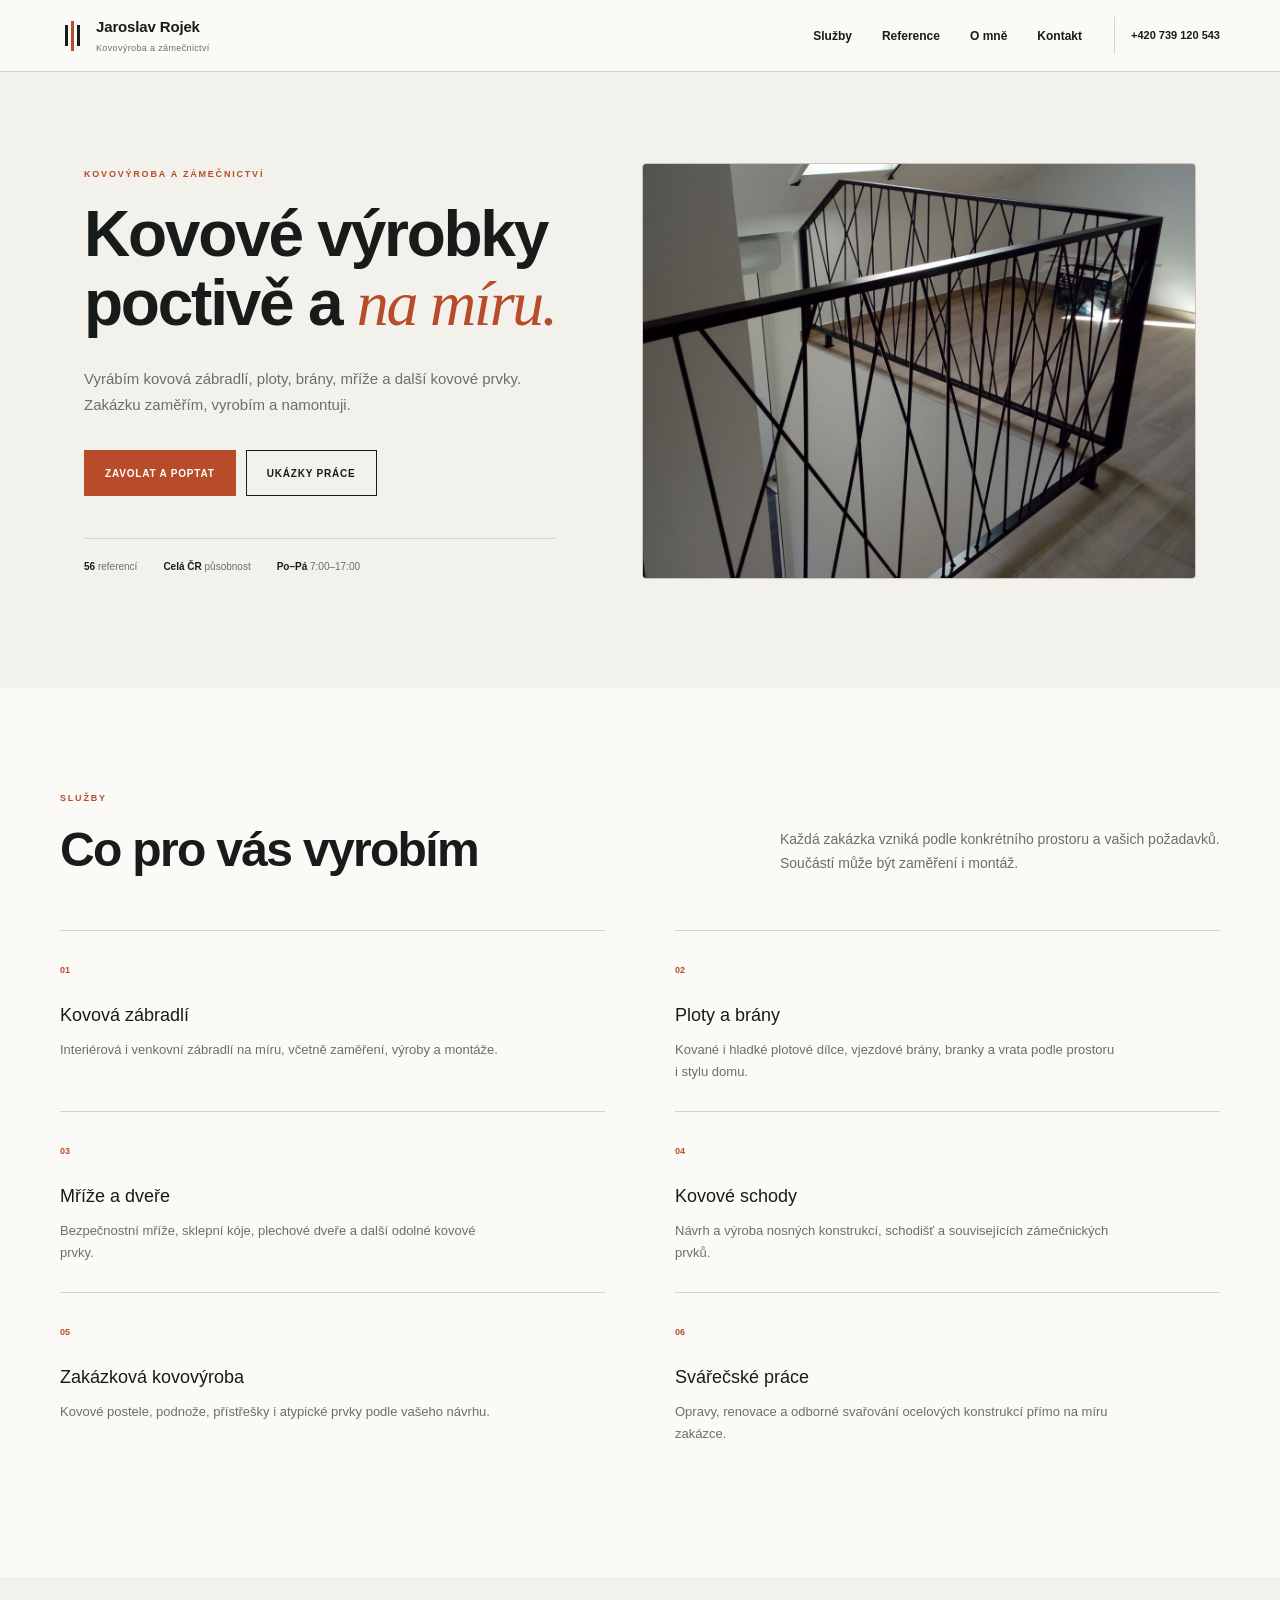
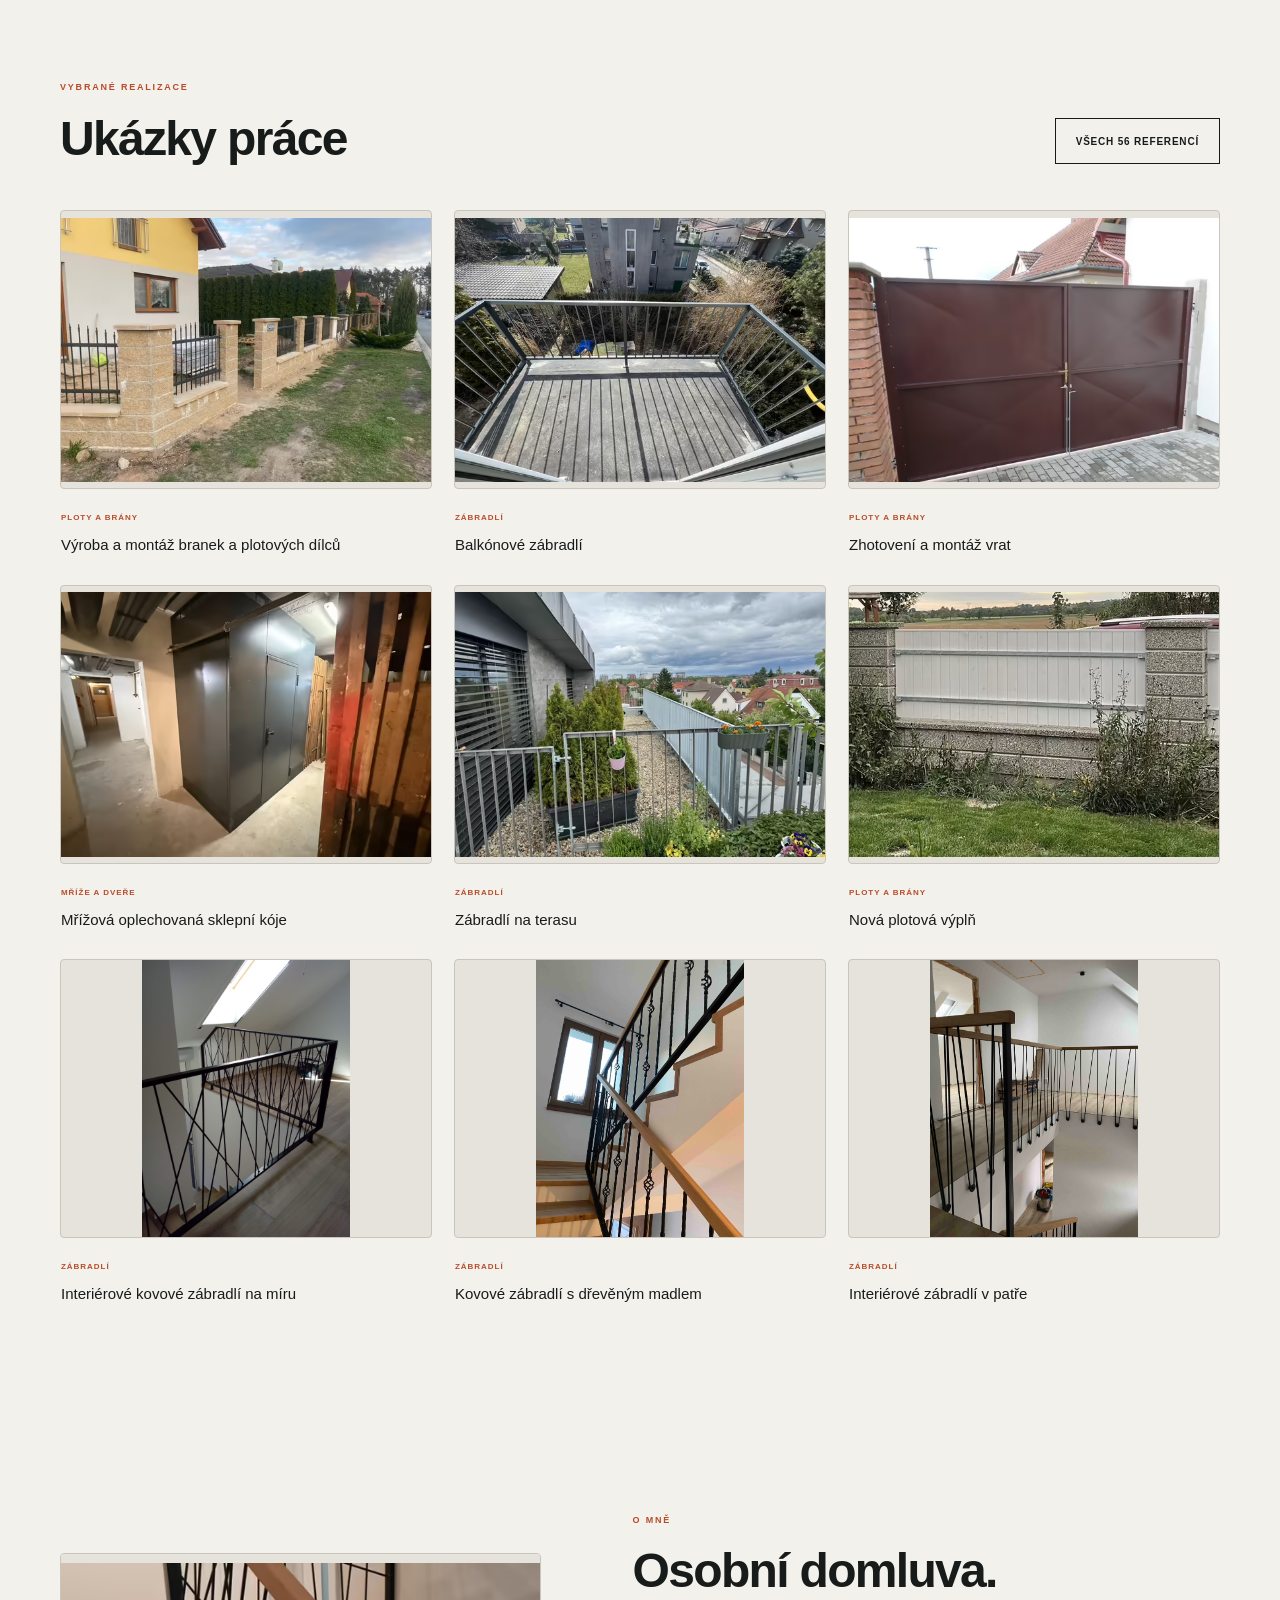
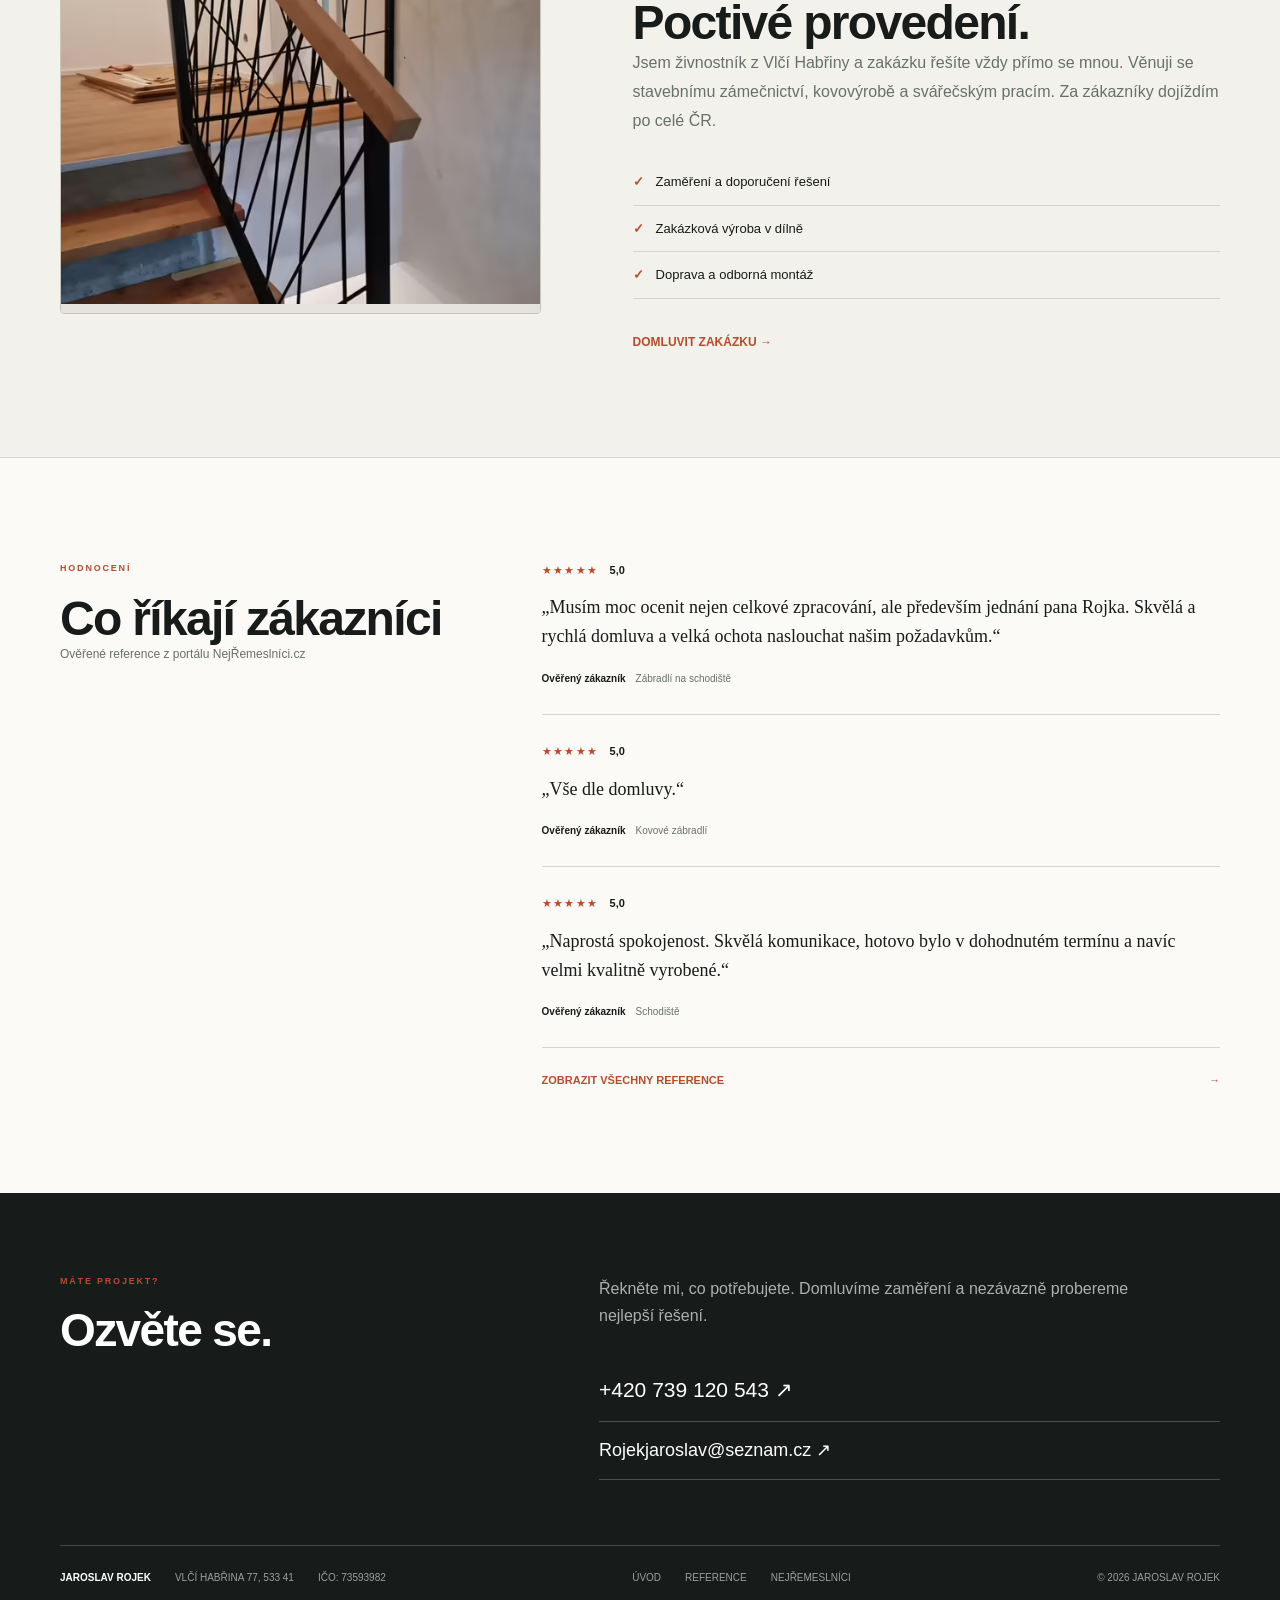
<file: index.html>
<!DOCTYPE html><html lang="cs"><head><meta charSet="utf-8"/><meta name="viewport" content="width=device-width, initial-scale=1"/><link rel="preload" href="/realizace/interierove-zabradli-hero.jpeg" as="image"/><link rel="preload" href="/reference-images/568648-vyroba-a-montaz-branek-a-plotovych-dilcu.avif" as="image"/><link rel="preload" href="/reference-images/715428-balkonove-zabradli.avif" as="image"/><link rel="preload" href="/reference-images/686558-zhotoveni-a-montaz-vrat.avif" as="image"/><link rel="preload" href="/reference-images/906261-mrizova-oplechovana-sklepni-koje.avif" as="image"/><link rel="preload" href="/reference-images/782161-zabradli-na-terasu.avif" as="image"/><link rel="preload" href="/reference-images/682823-nova-plotova-vypln.avif" as="image"/><link rel="preload" href="/reference-images/829763-zabradli-na-schodiste.avif" as="image"/><link rel="stylesheet" href="/_next/static/css/index.Bla5kXXj.css" data-rsc-css-href="/_next/static/css/index.Bla5kXXj.css" data-precedence="vite-rsc/importer-resources"/><link rel="modulepreload" fetchPriority="low" href="/_next/static/chunks/index-D1frhrY7.js"/><script src="/_next/static/chunks/rolldown-runtime-C60lm6uB.js" type="module" async=""></script><script src="/_next/static/chunks/framework-BgSIrAUN.js" type="module" async=""></script><link rel="modulepreload" href="/_next/static/chunks/layout-segment-context-BR52dmuB.js" crossorigin=""/><title>Jaroslav Rojek | Zakázková kovovýroba a zámečnictví</title><meta name="description" content="Kovová zábradlí, ploty, brány, mříže, zámečnické a svářečské práce. Zakázková výroba Jaroslav Rojek, Vlčí Habřina."/><meta property="og:title" content="Jaroslav Rojek | Kovovýroba a zámečnictví"/><meta property="og:description" content="Kovové výrobky poctivě a na míru."/><meta property="og:type" content="website"/><meta property="og:locale" content="cs_CZ"/><meta name="twitter:card" content="summary"/><meta name="twitter:title" content="Jaroslav Rojek | Kovovýroba a zámečnictví"/><meta name="twitter:description" content="Kovové výrobky poctivě a na míru."/><link rel="shortcut icon" href="/favicon.svg"/><link rel="icon" href="/favicon.svg"/><script>Object.assign(((self[Symbol.for("vinext.navigationRuntime")]??={bootstrap:{routeManifest:null},functions:{}}).bootstrap.rsc??={rsc:[]}),{params:{},nav:{"pathname":"/","searchParams":[]}})</script><link rel="modulepreload" href="/_next/static/chunks/index-D1frhrY7.js" />
</head><body><header class="site-header"><a class="brand" href="/" aria-label="Jaroslav Rojek – úvodní stránka"><span class="mark" aria-hidden="true"><i></i><i></i><i></i></span><span><b>Jaroslav Rojek</b><small>Kovovýroba a zámečnictví</small></span></a><nav aria-label="Hlavní navigace"><a href="/#sluzby">Služby</a><a href="/reference">Reference</a><a href="/#o-mne">O mně</a><a href="/#kontakt">Kontakt</a></nav><span class="header-phone"><span class="phone-label-desktop">+420 739 120 543</span><span class="phone-label-mobile">739 120 543</span></span></header><main><section class="hero"><div class="hero-copy"><span class="eyebrow">KOVOVÝROBA A ZÁMEČNICTVÍ</span><h1>Kovové výrobky<br/>poctivě a <em>na míru.</em></h1><p>Vyrábím kovová zábradlí, ploty, brány, mříže a další kovové prvky. Zakázku zaměřím, vyrobím a namontuji.</p><div class="hero-actions"><a class="button primary" href="tel:+420739120543">Zavolat a poptat</a><a class="button secondary" href="/reference">Ukázky práce</a></div><div class="hero-facts"><span><b>56</b> referencí</span><span><b>Celá ČR</b> působnost</span><span><b>Po–Pá</b> 7:00–17:00</span></div></div><div class="hero-visual"><img src="/realizace/interierove-zabradli-hero.jpeg" alt="Interiérové kovové zábradlí na míru"/></div></section><section class="section services-section" id="sluzby"><div class="section-heading"><div><span class="eyebrow">SLUŽBY</span><h2>Co pro vás vyrobím</h2></div><p>Každá zakázka vzniká podle konkrétního prostoru a vašich požadavků. Součástí může být zaměření i montáž.</p></div><div class="services-grid"><article class="service-card"><span>01</span><h3>Kovová zábradlí</h3><p>Interiérová i venkovní zábradlí na míru, včetně zaměření, výroby a montáže.</p></article><article class="service-card"><span>02</span><h3>Ploty a brány</h3><p>Kované i hladké plotové dílce, vjezdové brány, branky a vrata podle prostoru i stylu domu.</p></article><article class="service-card"><span>03</span><h3>Mříže a dveře</h3><p>Bezpečnostní mříže, sklepní kóje, plechové dveře a další odolné kovové prvky.</p></article><article class="service-card"><span>04</span><h3>Kovové schody</h3><p>Návrh a výroba nosných konstrukcí, schodišť a souvisejících zámečnických prvků.</p></article><article class="service-card"><span>05</span><h3>Zakázková kovovýroba</h3><p>Kovové postele, podnože, přístřešky i atypické prvky podle vašeho návrhu.</p></article><article class="service-card"><span>06</span><h3>Svářečské práce</h3><p>Opravy, renovace a odborné svařování ocelových konstrukcí přímo na míru zakázce.</p></article></div></section><section class="work-section"><div class="work-heading"><div><span class="eyebrow">VYBRANÉ REALIZACE</span><h2>Ukázky práce</h2></div><a class="button secondary" href="/reference">Všech 56 referencí</a></div><div class="work-grid"><article class="work-card"><img src="/reference-images/568648-vyroba-a-montaz-branek-a-plotovych-dilcu.avif" alt="Výroba a montáž branek a plotových dílců"/><div><span>Ploty a brány</span><h3>Výroba a montáž branek a plotových dílců</h3></div></article><article class="work-card"><img src="/reference-images/715428-balkonove-zabradli.avif" alt="Balkónové zábradlí"/><div><span>Zábradlí</span><h3>Balkónové zábradlí</h3></div></article><article class="work-card"><img src="/reference-images/686558-zhotoveni-a-montaz-vrat.avif" alt="Zhotovení a montáž vrat"/><div><span>Ploty a brány</span><h3>Zhotovení a montáž vrat</h3></div></article><article class="work-card"><img src="/reference-images/906261-mrizova-oplechovana-sklepni-koje.avif" alt="Mřížová oplechovaná sklepní kóje"/><div><span>Mříže a dveře</span><h3>Mřížová oplechovaná sklepní kóje</h3></div></article><article class="work-card"><img src="/reference-images/782161-zabradli-na-terasu.avif" alt="Zábradlí na terasu"/><div><span>Zábradlí</span><h3>Zábradlí na terasu</h3></div></article><article class="work-card"><img src="/reference-images/682823-nova-plotova-vypln.avif" alt="Nová plotová výplň"/><div><span>Ploty a brány</span><h3>Nová plotová výplň</h3></div></article><article class="work-card"><img src="/realizace/interierove-zabradli-nove-1.jpeg" alt="Interiérové kovové zábradlí na míru"/><div><span>Zábradlí</span><h3>Interiérové kovové zábradlí na míru</h3></div></article><article class="work-card"><img src="/realizace/interierove-zabradli-nove-2.jpeg" alt="Kovové zábradlí s dřevěným madlem"/><div><span>Zábradlí</span><h3>Kovové zábradlí s dřevěným madlem</h3></div></article><article class="work-card"><img src="/realizace/interierove-zabradli-nove-3.jpeg" alt="Interiérové zábradlí v patře"/><div><span>Zábradlí</span><h3>Interiérové zábradlí v patře</h3></div></article></div></section><section class="section about-section" id="o-mne"><div class="about-image"><img src="/reference-images/829763-zabradli-na-schodiste.avif" alt="Moderní interiérové zábradlí vyrobené na míru"/></div><div class="about-copy"><span class="eyebrow">O MNĚ</span><h2>Osobní domluva.<br/>Poctivé provedení.</h2><p>Jsem živnostník z Vlčí Habřiny a zakázku řešíte vždy přímo se mnou. Věnuji se stavebnímu zámečnictví, kovovýrobě a svářečským pracím. Za zákazníky dojíždím po celé ČR.</p><ul><li>Zaměření a doporučení řešení</li><li>Zakázková výroba v dílně</li><li>Doprava a odborná montáž</li></ul><a class="text-link" href="tel:+420739120543">Domluvit zakázku →</a></div></section><section class="testimonials-section"><div class="testimonial-intro"><span class="eyebrow">HODNOCENÍ</span><h2>Co říkají zákazníci</h2><p>Ověřené reference z portálu NejŘemeslníci.cz</p></div><div class="testimonial-list"><blockquote><div class="stars">★★★★★ <span>5,0</span></div><p>„<!-- -->Musím moc ocenit nejen celkové zpracování, ale především jednání pana Rojka. Skvělá a rychlá domluva a velká ochota naslouchat našim požadavkům.<!-- -->“</p><footer><b>Ověřený zákazník</b><span>Zábradlí na schodiště</span></footer></blockquote><blockquote><div class="stars">★★★★★ <span>5,0</span></div><p>„<!-- -->Vše dle domluvy.<!-- -->“</p><footer><b>Ověřený zákazník</b><span>Kovové zábradlí</span></footer></blockquote><blockquote><div class="stars">★★★★★ <span>5,0</span></div><p>„<!-- -->Naprostá spokojenost. Skvělá komunikace, hotovo bylo v dohodnutém termínu a navíc velmi kvalitně vyrobené.<!-- -->“</p><footer><b>Ověřený zákazník</b><span>Schodiště</span></footer></blockquote><a class="all-reviews" href="/reference">Zobrazit všechny reference <span>→</span></a></div></section></main><footer class="footer" id="kontakt"><div class="footer-main"><div class="footer-title"><span class="eyebrow light">MÁTE PROJEKT?</span><h2>Ozvěte se.</h2></div><div class="footer-contact"><p>Řekněte mi, co potřebujete. Domluvíme zaměření a nezávazně probereme nejlepší řešení.</p><span class="big-contact">+420 739 120 543</span><span class="big-contact mail">Rojekjaroslav@seznam.cz</span></div></div><div class="footer-bottom"><div><b>Jaroslav Rojek</b><span>Vlčí Habřina 77, 533 41</span><span>IČO: 73593982</span></div><div class="footer-links"><a href="/">Úvod</a><a href="/reference">Reference</a><a href="https://www.nejremeslnici.cz/profil/87059-jaroslav-rojek" target="_blank" rel="noreferrer">NejŘemeslníci</a></div><span>© <!-- -->2026<!-- --> Jaroslav Rojek</span></div></footer><script type="module" src="/_next/static/chunks/index-D1frhrY7.js" id="_R_" async=""></script><script>((self[Symbol.for("vinext.navigationRuntime")]??={bootstrap:{routeManifest:null},functions:{}}).bootstrap.rsc??={rsc:[]}).rsc.push("2:I[\"8c0f216c4604\",[],\"Children\",1]\n")</script><script>((self[Symbol.for("vinext.navigationRuntime")]??={bootstrap:{routeManifest:null},functions:{}}).bootstrap.rsc??={rsc:[]}).rsc.push("3:I[\"593f344dc510\",[],\"GlobalErrorBoundary\",1]\n")</script><script>((self[Symbol.for("vinext.navigationRuntime")]??={bootstrap:{routeManifest:null},functions:{}}).bootstrap.rsc??={rsc:[]}).rsc.push("4:I[\"0b874ad30386\",[],\"default\",1]\n")</script><script>((self[Symbol.for("vinext.navigationRuntime")]??={bootstrap:{routeManifest:null},functions:{}}).bootstrap.rsc??={rsc:[]}).rsc.push("5:I[\"593f344dc510\",[],\"ErrorBoundary\",1]\n")</script><script>((self[Symbol.for("vinext.navigationRuntime")]??={bootstrap:{routeManifest:null},functions:{}}).bootstrap.rsc??={rsc:[]}).rsc.push("6:I[\"15c18cfaeeff\",[],\"LayoutSegmentProvider\",1]\n")</script><script>((self[Symbol.for("vinext.navigationRuntime")]??={bootstrap:{routeManifest:null},functions:{}}).bootstrap.rsc??={rsc:[]}).rsc.push("7:I[\"8c0f216c4604\",[],\"Slot\",1]\n")</script><script>((self[Symbol.for("vinext.navigationRuntime")]??={bootstrap:{routeManifest:null},functions:{}}).bootstrap.rsc??={rsc:[]}).rsc.push("8:I[\"9276801271d6\",[],\"AppRouterScrollTarget\",1]\n")</script><script>((self[Symbol.for("vinext.navigationRuntime")]??={bootstrap:{routeManifest:null},functions:{}}).bootstrap.rsc??={rsc:[]}).rsc.push("9:I[\"593f344dc510\",[],\"RedirectBoundary\",1]\n")</script><script>((self[Symbol.for("vinext.navigationRuntime")]??={bootstrap:{routeManifest:null},functions:{}}).bootstrap.rsc??={rsc:[]}).rsc.push(":HL[\"/_next/static/css/index.Bla5kXXj.css\",\"style\"     ]\n")</script><script>((self[Symbol.for("vinext.navigationRuntime")]??={bootstrap:{routeManifest:null},functions:{}}).bootstrap.rsc??={rsc:[]}).rsc.push("0:{\"__route\":\"route:/\",\"__interceptionContext\":null,\"__layoutIds\":[\"layout:/\"],\"__rootLayout\":\"/\",\"__sourcePage\":\"/page\",\"page:/\":\"$L1\",\"layout:/\":[[[[\"$\",\"link\",\"css:/_next/static/css/index.Bla5kXXj.css\",{\"rel\":\"stylesheet\",\"precedence\":\"vite-rsc/importer-resources\",\"href\":\"/_next/static/css/index.Bla5kXXj.css\",\"data-rsc-css-href\":\"/_next/static/css/index.Bla5kXXj.css\"}],\"$undefined\"],[\"$\",\"html\",null,{\"lang\":\"cs\",\"children\":[\"$\",\"body\",null,{\"children\":[\"$\",\"$L2\",null,{}]}]}]],null],\"route:/\":[[[\"$\",\"meta\",null,{\"charSet\":\"utf-8\"}],[[\"$\",\"title\",\"0\",{\"children\":\"Jaroslav Rojek | Zakázková kovovýroba a zámečnictví\"}],[\"$\",\"meta\",\"1\",{\"name\":\"description\",\"content\":\"Kovová zábradlí, ploty, brány, mříže, zámečnické a svářečské práce. Zakázková výroba Jaroslav Rojek, Vlčí Habřina.\"}],[\"$\",\"meta\",\"2\",{\"property\":\"og:title\",\"content\":\"Jaroslav Rojek | Kovovýroba a zámečnictví\"}],[\"$\",\"meta\",\"3\",{\"property\":\"og:description\",\"content\":\"Kovové výrobky poctivě a na míru.\"}],[\"$\",\"meta\",\"4\",{\"property\":\"og:type\",\"content\":\"website\"}],[\"$\",\"meta\",\"5\",{\"property\":\"og:locale\",\"content\":\"cs_CZ\"}],[\"$\",\"meta\",\"6\",{\"name\":\"twitter:card\",\"content\":\"summary\"}],[\"$\",\"meta\",\"7\",{\"name\":\"twitter:title\",\"content\":\"Jaroslav Rojek | Kovovýroba a zámečnictví\"}],[\"$\",\"meta\",\"8\",{\"name\":\"twitter:description\",\"content\":\"Kovové výrobky poctivě a na míru.\"}],[\"$\",\"link\",\"9\",{\"rel\":\"shortcut icon\",\"href\":\"/favicon.svg\"}],[\"$\",\"link\",\"10\",{\"rel\":\"icon\",\"href\":\"/favicon.svg\"}]],[[\"$\",\"meta\",\"0\",{\"name\":\"viewport\",\"content\":\"width=device-width, initial-scale=1\"}]]],[\"$\",\"$L3\",null,{\"fallback\":\"$4\",\"children\":[\"$\",\"$L5\",null,{\"fallback\":\"$4\",\"children\":[\"$\",\"$L6\",null,{\"providerId\":\"layout:/\",\"segmentMap\":{\"children\":[]},\"children\":[\"$\",\"$L7\",null,{\"id\":\"layout:/\",\"parallelSlots\":\"$undefined\",\"children\":[\"$\",\"$L8\",null,{\"children\":[\"$\",\"$L9\",null,{\"children\":[[\"$\",\"$L6\",null,{\"providerId\":\"page:/\",\"segmentMap\":{\"children\":[\"__PAGE__\"]},\"children\":[\"$\",\"$L7\",null,{\"id\":\"page:/\"}]}],null]}]}]}]}]}]}],null,null],\"__layoutFlags\":{\"layout:/\":\"s\"},\"__artifactCompatibility\":{\"schemaVersion\":1,\"graphVersion\":\"app-route-graph:1177fd80f83fa7b0\",\"deploymentVersion\":\"aa1248ac-b699-44e0-9c57-9389e3dcd22d\",\"appElementsSchemaVersion\":1,\"rscPayloadSchemaVersion\":1,\"rootBoundaryId\":\"/\",\"renderEpoch\":null},\"__renderObservation\":{\"schemaVersion\":1,\"output\":{\"kind\":\"app-rsc\",\"mountedSlotsFingerprint\":null,\"renderEpoch\":null,\"rootBoundaryId\":\"/\",\"routeId\":\"route:/\"},\"completeness\":\"partial\",\"boundaryOutcome\":{\"kind\":\"unknown\"},\"requestApis\":[{\"kind\":\"connection\",\"status\":\"unknown\"},{\"kind\":\"cookies\",\"status\":\"unknown\"},{\"kind\":\"draftMode\",\"status\":\"unknown\"},{\"kind\":\"headers\",\"status\":\"unknown\"},{\"kind\":\"params\",\"status\":\"unknown\"},{\"kind\":\"searchParams\",\"status\":\"unknown\"}],\"dynamicFetches\":[],\"cacheTags\":[\"/\",\"_N_T_/\",\"_N_T_/index\",\"_N_T_/layout\",\"_N_T_/page\"],\"pathTags\":[\"/\"],\"cacheability\":\"unknown\",\"downgrade\":{\"target\":\"freshRender\",\"reasons\":[{\"code\":\"CP_DOWNGRADE_CACHEABILITY_UNKNOWN\",\"target\":\"freshRender\"},{\"code\":\"CP_DOWNGRADE_INCOMPLETE_OBSERVATION\",\"completeness\":\"partial\",\"target\":\"freshRender\"},{\"code\":\"CP_DOWNGRADE_UNKNOWN_REQUEST_API\",\"requestApi\":\"connection\",\"target\":\"freshRender\"},{\"code\":\"CP_DOWNGRADE_UNKNOWN_REQUEST_API\",\"requestApi\":\"cookies\",\"target\":\"freshRender\"},{\"code\":\"CP_DOWNGRADE_UNKNOWN_REQUEST_API\",\"requestApi\":\"draftMode\",\"target\":\"freshRender\"},{\"code\":\"CP_DOWNGRADE_UNKNOWN_REQUEST_API\",\"requestApi\":\"headers\",\"target\":\"freshRender\"},{\"code\":\"CP_DOWNGRADE_UNKNOWN_REQUEST_API\",\"requestApi\":\"params\",\"target\":\"freshRender\"},{\"code\":\"CP_DOWNGRADE_UNKNOWN_REQUEST_API\",\"requestApi\":\"searchParams\",\"target\":\"freshRender\"}],\"fallback\":{\"kind\":\"breakerFallback\",\"code\":\"CP_PRIVATE_DYNAMIC_DOWNGRADE\",\"mode\":\"renderFresh\",\"scope\":\"affectedOutput\",\"fields\":{\"reasonCodes\":[\"CP_DOWNGRADE_CACHEABILITY_UNKNOWN\",\"CP_DOWNGRADE_INCOMPLETE_OBSERVATION\",\"CP_DOWNGRADE_UNKNOWN_REQUEST_API\",\"CP_DOWNGRADE_UNKNOWN_REQUEST_API\",\"CP_DOWNGRADE_UNKNOWN_REQUEST_API\",\"CP_DOWNGRADE_UNKNOWN_REQUEST_API\",\"CP_DOWNGRADE_UNKNOWN_REQUEST_API\",\"CP_DOWNGRADE_UNKNOWN_REQUEST_API\"],\"target\":\"freshRender\"}},\"isPublicCacheCandidate\":false}}}\n")</script><script>((self[Symbol.for("vinext.navigationRuntime")]??={bootstrap:{routeManifest:null},functions:{}}).bootstrap.rsc??={rsc:[]}).rsc.push(":HL[\"/realizace/balkonove-zabradli.avif\",\"image\"]\n")</script><script>((self[Symbol.for("vinext.navigationRuntime")]??={bootstrap:{routeManifest:null},functions:{}}).bootstrap.rsc??={rsc:[]}).rsc.push("1:[[\"$\",\"header\",null,{\"className\":\"site-header\",\"children\":[[\"$\",\"a\",null,{\"className\":\"brand\",\"href\":\"/\",\"aria-label\":\"Jaroslav Rojek – úvodní stránka\",\"children\":[[\"$\",\"span\",null,{\"className\":\"mark\",\"aria-hidden\":\"true\",\"children\":[[\"$\",\"i\",null,{}],[\"$\",\"i\",null,{}],[\"$\",\"i\",null,{}]]}],[\"$\",\"span\",null,{\"children\":[[\"$\",\"b\",null,{\"children\":\"Jaroslav Rojek\"}],[\"$\",\"small\",null,{\"children\":\"Kovovýroba a zámečnictví\"}]]}]]}],[\"$\",\"nav\",null,{\"aria-label\":\"Hlavní navigace\",\"children\":[[\"$\",\"a\",null,{\"href\":\"/#sluzby\",\"children\":\"Služby\"}],[\"$\",\"a\",null,{\"href\":\"/reference\",\"children\":\"Reference\"}],[\"$\",\"a\",null,{\"href\":\"/#o-mne\",\"children\":\"O mně\"}],[\"$\",\"a\",null,{\"href\":\"/#kontakt\",\"children\":\"Kontakt\"}]]}],[\"$\",\"span\",null,{\"className\":\"header-phone\",\"children\":[[\"$\",\"span\",null,{\"className\":\"phone-label-desktop\",\"children\":\"+420 739 120 543\"}],[\"$\",\"span\",null,{\"className\":\"phone-label-mobile\",\"children\":\"739 120 543\"}]]}]]}],[\"$\",\"main\",null,{\"children\":[[\"$\",\"section\",null,{\"className\":\"hero\",\"children\":[[\"$\",\"div\",null,{\"className\":\"hero-copy\",\"children\":[[\"$\",\"span\",null,{\"className\":\"eyebrow\",\"children\":\"KOVOVÝROBA A ZÁMEČNICTVÍ\"}],[\"$\",\"h1\",null,{\"children\":[\"Kovové výrobky\",[\"$\",\"br\",null,{}],\"poctivě a \",[\"$\",\"em\",null,{\"children\":\"na míru.\"}]]}],[\"$\",\"p\",null,{\"children\":\"Vyrábím kovová zábradlí, ploty, brány, mříže a další kovové prvky. Zakázku zaměřím, vyrobím a namontuji.\"}],[\"$\",\"div\",null,{\"className\":\"hero-actions\",\"children\":[[\"$\",\"a\",null,{\"className\":\"button primary\",\"href\":\"tel:+420739120543\",\"children\":\"Zavolat a poptat\"}],[\"$\",\"a\",null,{\"className\":\"button secondary\",\"href\":\"/reference\",\"children\":\"Ukázky práce\"}]]}],[\"$\",\"div\",null,{\"className\":\"hero-facts\",\"children\":[[\"$\",\"span\",null,{\"children\":[[\"$\",\"b\",null,{\"children\":\"56\"}],\" referencí\"]}],[\"$\",\"span\",null,{\"children\":[[\"$\",\"b\",null,{\"children\":\"Celá ČR\"}],\" působnost\"]}],[\"$\",\"span\",null,{\"children\":[[\"$\",\"b\",null,{\"children\":\"Po–Pá\"}],\" 7:00–17:00\"]}]]}]]}],[\"$\",\"div\",null,{\"className\":\"hero-visual\",\"children\":[\"$\",\"img\",null,{\"src\":\"/realizace/interierove-zabradli-hero.jpeg\",\"alt\":\"Interiérové kovové zábradlí na míru\"}]}]]}],[\"$\",\"section\",null,{\"className\":\"section services-section\",\"id\":\"sluzby\",\"children\":[[\"$\",\"div\",null,{\"className\":\"section-heading\",\"children\":[[\"$\",\"div\",null,{\"children\":[[\"$\",\"span\",null,{\"className\":\"eyebrow\",\"children\":\"SLUŽBY\"}],[\"$\",\"h2\",null,{\"children\":\"Co pro vás vyrobím\"}]]}],[\"$\",\"p\",null,{\"children\":\"Každá zakázka vzniká podle konkrétního prostoru a vašich požadavků. Součástí může být zaměření i montáž.\"}]]}],[\"$\",\"div\",null,{\"className\":\"services-grid\",\"children\":[[\"$\",\"article\",\"01\",{\"className\":\"service-card\",\"children\":[[\"$\",\"span\",null,{\"children\":\"01\"}],[\"$\",\"h3\",null,{\"children\":\"Kovová zábradlí\"}],[\"$\",\"p\",null,{\"children\":\"Interiérová i venkovní zábradlí na míru, včetně zaměření, výroby a montáže.\"}]]}],[\"$\",\"article\",\"02\",{\"className\":\"service-card\",\"children\":[[\"$\",\"span\",null,{\"children\":\"02\"}],[\"$\",\"h3\",null,{\"children\":\"Ploty a brány\"}],[\"$\",\"p\",null,{\"children\":\"Kované i hladké plotové dílce, vjezdové brány, branky a vrata podle prostoru i stylu domu.\"}]]}],[\"$\",\"article\",\"03\",{\"className\":\"service-card\",\"children\":[[\"$\",\"span\",null,{\"children\":\"03\"}],[\"$\",\"h3\",null,{\"children\":\"Mříže a dveře\"}],[\"$\",\"p\",null,{\"children\":\"Bezpečnostní mříže, sklepní kóje, plechové dveře a další odolné kovové prvky.\"}]]}],[\"$\",\"article\",\"04\",{\"className\":\"service-card\",\"children\":[[\"$\",\"span\",null,{\"children\":\"04\"}],[\"$\",\"h3\",null,{\"children\":\"Kovové schody\"}],[\"$\",\"p\",null,{\"children\":\"Návrh a výroba nosných konstrukcí, schodišť a souvisejících zámečnických prvků.\"}]]}],[\"$\",\"article\",\"05\",{\"className\":\"service-card\",\"children\":[[\"$\",\"span\",null,{\"children\":\"05\"}],[\"$\",\"h3\",null,{\"children\":\"Zakázková kovovýroba\"}],[\"$\",\"p\",null,{\"children\":\"Kovové postele, podnože, přístřešky i atypické prvky podle vašeho návrhu.\"}]]}],[\"$\",\"article\",\"06\",{\"className\":\"service-card\",\"children\":[[\"$\",\"span\",null,{\"children\":\"06\"}],[\"$\",\"h3\",null,{\"children\":\"Svářečské práce\"}],[\"$\",\"p\",null,{\"children\":\"Opravy, renovace a odborné svařování ocelových konstrukcí přímo na míru zakázce.\"}]]}]]}]]}],[\"$\",\"section\",null,{\"className\":\"work-section\",\"children\":[[\"$\",\"div\",null,{\"className\":\"work-heading\",\"children\":[[\"$\",\"div\",null,{\"children\":[[\"$\",\"span\",null,{\"className\":\"eyebrow\",\"children\":\"VYBRANÉ REALIZACE\"}],[\"$\",\"h2\",null,{\"children\":\"Ukázky práce\"}]]}],[\"$\",\"a\",null,{\"className\":\"button secondary\",\"href\":\"/reference\",\"children\":\"Všech 56 referencí\"}]]}],[\"$\",\"div\",null,{\"className\":\"work-grid\",\"children\":[[\"$\",\"article\",\"568648-vyroba-a-montaz-branek-a-plotovych-dilcu\",{\"className\":\"work-card\",\"children\":[\"$La\",\"$Lb\"]}],\"$Lc\",\"$Ld\",\"$Le\",\"$Lf\",\"$L10\",\"$L14\",\"$L15\",\"$L16\"]}]]}],\"$L11\",\"$L12\"]}],\"$L13\"]\n")</script><script>((self[Symbol.for("vinext.navigationRuntime")]??={bootstrap:{routeManifest:null},functions:{}}).bootstrap.rsc??={rsc:[]}).rsc.push(":HL[\"/reference-images/568648-vyroba-a-montaz-branek-a-plotovych-dilcu.avif\",\"image\"]\n")</script><script>((self[Symbol.for("vinext.navigationRuntime")]??={bootstrap:{routeManifest:null},functions:{}}).bootstrap.rsc??={rsc:[]}).rsc.push(":HL[\"/reference-images/715428-balkonove-zabradli.avif\",\"image\"]\n")</script><script>((self[Symbol.for("vinext.navigationRuntime")]??={bootstrap:{routeManifest:null},functions:{}}).bootstrap.rsc??={rsc:[]}).rsc.push(":HL[\"/reference-images/686558-zhotoveni-a-montaz-vrat.avif\",\"image\"]\n")</script><script>((self[Symbol.for("vinext.navigationRuntime")]??={bootstrap:{routeManifest:null},functions:{}}).bootstrap.rsc??={rsc:[]}).rsc.push(":HL[\"/reference-images/906261-mrizova-oplechovana-sklepni-koje.avif\",\"image\"]\n")</script><script>((self[Symbol.for("vinext.navigationRuntime")]??={bootstrap:{routeManifest:null},functions:{}}).bootstrap.rsc??={rsc:[]}).rsc.push(":HL[\"/reference-images/782161-zabradli-na-terasu.avif\",\"image\"]\n")</script><script>((self[Symbol.for("vinext.navigationRuntime")]??={bootstrap:{routeManifest:null},functions:{}}).bootstrap.rsc??={rsc:[]}).rsc.push(":HL[\"/reference-images/682823-nova-plotova-vypln.avif\",\"image\"]\n")</script><script>((self[Symbol.for("vinext.navigationRuntime")]??={bootstrap:{routeManifest:null},functions:{}}).bootstrap.rsc??={rsc:[]}).rsc.push(":HL[\"/reference-images/829763-zabradli-na-schodiste.avif\",\"image\"]\n")</script><script>((self[Symbol.for("vinext.navigationRuntime")]??={bootstrap:{routeManifest:null},functions:{}}).bootstrap.rsc??={rsc:[]}).rsc.push("a:[\"$\",\"img\",null,{\"src\":\"/reference-images/568648-vyroba-a-montaz-branek-a-plotovych-dilcu.avif\",\"alt\":\"Výroba a montáž branek a plotových dílců\"}]\n")</script><script>((self[Symbol.for("vinext.navigationRuntime")]??={bootstrap:{routeManifest:null},functions:{}}).bootstrap.rsc??={rsc:[]}).rsc.push("b:[\"$\",\"div\",null,{\"children\":[[\"$\",\"span\",null,{\"children\":\"Ploty a brány\"}],[\"$\",\"h3\",null,{\"children\":\"Výroba a montáž branek a plotových dílců\"}]]}]\n")</script><script>((self[Symbol.for("vinext.navigationRuntime")]??={bootstrap:{routeManifest:null},functions:{}}).bootstrap.rsc??={rsc:[]}).rsc.push("c:[\"$\",\"article\",\"715428-balkonove-zabradli\",{\"className\":\"work-card\",\"children\":[[\"$\",\"img\",null,{\"src\":\"/reference-images/715428-balkonove-zabradli.avif\",\"alt\":\"Balkónové zábradlí\"}],[\"$\",\"div\",null,{\"children\":[[\"$\",\"span\",null,{\"children\":\"Zábradlí\"}],[\"$\",\"h3\",null,{\"children\":\"Balkónové zábradlí\"}]]}]]}]\n")</script><script>((self[Symbol.for("vinext.navigationRuntime")]??={bootstrap:{routeManifest:null},functions:{}}).bootstrap.rsc??={rsc:[]}).rsc.push("d:[\"$\",\"article\",\"686558-zhotoveni-a-montaz-vrat\",{\"className\":\"work-card\",\"children\":[[\"$\",\"img\",null,{\"src\":\"/reference-images/686558-zhotoveni-a-montaz-vrat.avif\",\"alt\":\"Zhotovení a montáž vrat\"}],[\"$\",\"div\",null,{\"children\":[[\"$\",\"span\",null,{\"children\":\"Ploty a brány\"}],[\"$\",\"h3\",null,{\"children\":\"Zhotovení a montáž vrat\"}]]}]]}]\n")</script><script>((self[Symbol.for("vinext.navigationRuntime")]??={bootstrap:{routeManifest:null},functions:{}}).bootstrap.rsc??={rsc:[]}).rsc.push("e:[\"$\",\"article\",\"906261-mrizova-oplechovana-sklepni-koje\",{\"className\":\"work-card\",\"children\":[[\"$\",\"img\",null,{\"src\":\"/reference-images/906261-mrizova-oplechovana-sklepni-koje.avif\",\"alt\":\"Mřížová oplechovaná sklepní kóje\"}],[\"$\",\"div\",null,{\"children\":[[\"$\",\"span\",null,{\"children\":\"Mříže a dveře\"}],[\"$\",\"h3\",null,{\"children\":\"Mřížová oplechovaná sklepní kóje\"}]]}]]}]\n")</script><script>((self[Symbol.for("vinext.navigationRuntime")]??={bootstrap:{routeManifest:null},functions:{}}).bootstrap.rsc??={rsc:[]}).rsc.push("f:[\"$\",\"article\",\"782161-zabradli-na-terasu\",{\"className\":\"work-card\",\"children\":[[\"$\",\"img\",null,{\"src\":\"/reference-images/782161-zabradli-na-terasu.avif\",\"alt\":\"Zábradlí na terasu\"}],[\"$\",\"div\",null,{\"children\":[[\"$\",\"span\",null,{\"children\":\"Zábradlí\"}],[\"$\",\"h3\",null,{\"children\":\"Zábradlí na terasu\"}]]}]]}]\n")</script><script>((self[Symbol.for("vinext.navigationRuntime")]??={bootstrap:{routeManifest:null},functions:{}}).bootstrap.rsc??={rsc:[]}).rsc.push("10:[\"$\",\"article\",\"682823-nova-plotova-vypln\",{\"className\":\"work-card\",\"children\":[[\"$\",\"img\",null,{\"src\":\"/reference-images/682823-nova-plotova-vypln.avif\",\"alt\":\"Nová plotová výplň\"}],[\"$\",\"div\",null,{\"children\":[[\"$\",\"span\",null,{\"children\":\"Ploty a brány\"}],[\"$\",\"h3\",null,{\"children\":\"Nová plotová výplň\"}]]}]]}]\n")</script><script>((self[Symbol.for("vinext.navigationRuntime")]??={bootstrap:{routeManifest:null},functions:{}}).bootstrap.rsc??={rsc:[]}).rsc.push("14:[\"$\",\"article\",\"interierove-zabradli-nove-1\",{\"className\":\"work-card\",\"children\":[[\"$\",\"img\",null,{\"src\":\"/realizace/interierove-zabradli-nove-1.jpeg\",\"alt\":\"Interiérové kovové zábradlí na míru\"}],[\"$\",\"div\",null,{\"children\":[[\"$\",\"span\",null,{\"children\":\"Zábradlí\"}],[\"$\",\"h3\",null,{\"children\":\"Interiérové kovové zábradlí na míru\"}]]}]]}]\n")</script><script>((self[Symbol.for("vinext.navigationRuntime")]??={bootstrap:{routeManifest:null},functions:{}}).bootstrap.rsc??={rsc:[]}).rsc.push("15:[\"$\",\"article\",\"interierove-zabradli-nove-2\",{\"className\":\"work-card\",\"children\":[[\"$\",\"img\",null,{\"src\":\"/realizace/interierove-zabradli-nove-2.jpeg\",\"alt\":\"Kovové zábradlí s dřevěným madlem\"}],[\"$\",\"div\",null,{\"children\":[[\"$\",\"span\",null,{\"children\":\"Zábradlí\"}],[\"$\",\"h3\",null,{\"children\":\"Kovové zábradlí s dřevěným madlem\"}]]}]]}]\n")</script><script>((self[Symbol.for("vinext.navigationRuntime")]??={bootstrap:{routeManifest:null},functions:{}}).bootstrap.rsc??={rsc:[]}).rsc.push("16:[\"$\",\"article\",\"interierove-zabradli-nove-3\",{\"className\":\"work-card\",\"children\":[[\"$\",\"img\",null,{\"src\":\"/realizace/interierove-zabradli-nove-3.jpeg\",\"alt\":\"Interiérové zábradlí v patře\"}],[\"$\",\"div\",null,{\"children\":[[\"$\",\"span\",null,{\"children\":\"Zábradlí\"}],[\"$\",\"h3\",null,{\"children\":\"Interiérové zábradlí v patře\"}]]}]]}]\n")</script><script>((self[Symbol.for("vinext.navigationRuntime")]??={bootstrap:{routeManifest:null},functions:{}}).bootstrap.rsc??={rsc:[]}).rsc.push("11:[\"$\",\"section\",null,{\"className\":\"section about-section\",\"id\":\"o-mne\",\"children\":[[\"$\",\"div\",null,{\"className\":\"about-image\",\"children\":[\"$\",\"img\",null,{\"src\":\"/reference-images/829763-zabradli-na-schodiste.avif\",\"alt\":\"Moderní interiérové zábradlí vyrobené na míru\"}]}],[\"$\",\"div\",null,{\"className\":\"about-copy\",\"children\":[[\"$\",\"span\",null,{\"className\":\"eyebrow\",\"children\":\"O MNĚ\"}],[\"$\",\"h2\",null,{\"children\":[\"Osobní domluva.\",[\"$\",\"br\",null,{}],\"Poctivé provedení.\"]}],[\"$\",\"p\",null,{\"children\":\"Jsem živnostník z Vlčí Habřiny a zakázku řešíte vždy přímo se mnou. Věnuji se stavebnímu zámečnictví, kovovýrobě a svářečským pracím. Za zákazníky dojíždím po celé ČR.\"}],[\"$\",\"ul\",null,{\"children\":[[\"$\",\"li\",null,{\"children\":\"Zaměření a doporučení řešení\"}],[\"$\",\"li\",null,{\"children\":\"Zakázková výroba v dílně\"}],[\"$\",\"li\",null,{\"children\":\"Doprava a odborná montáž\"}]]}],[\"$\",\"a\",null,{\"className\":\"text-link\",\"href\":\"tel:+420739120543\",\"children\":\"Domluvit zakázku →\"}]]}]]}]\n")</script><script>((self[Symbol.for("vinext.navigationRuntime")]??={bootstrap:{routeManifest:null},functions:{}}).bootstrap.rsc??={rsc:[]}).rsc.push("12:[\"$\",\"section\",null,{\"className\":\"testimonials-section\",\"children\":[[\"$\",\"div\",null,{\"className\":\"testimonial-intro\",\"children\":[[\"$\",\"span\",null,{\"className\":\"eyebrow\",\"children\":\"HODNOCENÍ\"}],[\"$\",\"h2\",null,{\"children\":\"Co říkají zákazníci\"}],[\"$\",\"p\",null,{\"children\":\"Ověřené reference z portálu NejŘemeslníci.cz\"}]]}],[\"$\",\"div\",null,{\"className\":\"testimonial-list\",\"children\":[[[\"$\",\"blockquote\",\"995156-zabradli-na-schodiste\",{\"children\":[[\"$\",\"div\",null,{\"className\":\"stars\",\"children\":[\"★★★★★ \",[\"$\",\"span\",null,{\"children\":\"5,0\"}]]}],[\"$\",\"p\",null,{\"children\":[\"„\",\"Musím moc ocenit nejen celkové zpracování, ale především jednání pana Rojka. Skvělá a rychlá domluva a velká ochota naslouchat našim požadavkům.\",\"“\"]}],[\"$\",\"footer\",null,{\"children\":[[\"$\",\"b\",null,{\"children\":\"Ověřený zákazník\"}],[\"$\",\"span\",null,{\"children\":\"Zábradlí na schodiště\"}]]}]]}],[\"$\",\"blockquote\",\"1020225-kov-zabradli\",{\"children\":[[\"$\",\"div\",null,{\"className\":\"stars\",\"children\":[\"★★★★★ \",[\"$\",\"span\",null,{\"children\":\"5,0\"}]]}],[\"$\",\"p\",null,{\"children\":[\"„\",\"Vše dle domluvy.\",\"“\"]}],[\"$\",\"footer\",null,{\"children\":[[\"$\",\"b\",null,{\"children\":\"Ověřený zákazník\"}],[\"$\",\"span\",null,{\"children\":\"Kovové zábradlí\"}]]}]]}],[\"$\",\"blockquote\",\"934542-schodiste\",{\"children\":[[\"$\",\"div\",null,{\"className\":\"stars\",\"children\":[\"★★★★★ \",[\"$\",\"span\",null,{\"children\":\"5,0\"}]]}],[\"$\",\"p\",null,{\"children\":[\"„\",\"Naprostá spokojenost. Skvělá komunikace, hotovo bylo v dohodnutém termínu a navíc velmi kvalitně vyrobené.\",\"“\"]}],[\"$\",\"footer\",null,{\"children\":[[\"$\",\"b\",null,{\"children\":\"Ověřený zákazník\"}],[\"$\",\"span\",null,{\"children\":\"Schodiště\"}]]}]]}]],[\"$\",\"a\",null,{\"className\":\"all-reviews\",\"href\":\"/reference\",\"children\":[\"Zobrazit všechny reference \",[\"$\",\"span\",null,{\"children\":\"→\"}]]}]]}]]}]\n")</script><script>((self[Symbol.for("vinext.navigationRuntime")]??={bootstrap:{routeManifest:null},functions:{}}).bootstrap.rsc??={rsc:[]}).rsc.push("13:[\"$\",\"footer\",null,{\"className\":\"footer\",\"id\":\"kontakt\",\"children\":[[\"$\",\"div\",null,{\"className\":\"footer-main\",\"children\":[[\"$\",\"div\",null,{\"className\":\"footer-title\",\"children\":[[\"$\",\"span\",null,{\"className\":\"eyebrow light\",\"children\":\"MÁTE PROJEKT?\"}],[\"$\",\"h2\",null,{\"children\":\"Ozvěte se.\"}]]}],[\"$\",\"div\",null,{\"className\":\"footer-contact\",\"children\":[[\"$\",\"p\",null,{\"children\":\"Řekněte mi, co potřebujete. Domluvíme zaměření a nezávazně probereme nejlepší řešení.\"}],[\"$\",\"span\",null,{\"className\":\"big-contact\",\"children\":[\"+420 739 120 543 \",[\"$\",\"span\",null,{\"children\":\"↗\"}]]}],[\"$\",\"span\",null,{\"className\":\"big-contact mail\",\"children\":[\"Rojekjaroslav@seznam.cz \",[\"$\",\"span\",null,{\"children\":\"↗\"}]]}]]}]]}],[\"$\",\"div\",null,{\"className\":\"footer-bottom\",\"children\":[[\"$\",\"div\",null,{\"children\":[[\"$\",\"b\",null,{\"children\":\"Jaroslav Rojek\"}],[\"$\",\"span\",null,{\"children\":\"Vlčí Habřina 77, 533 41\"}],[\"$\",\"span\",null,{\"children\":\"IČO: 73593982\"}]]}],[\"$\",\"div\",null,{\"className\":\"footer-links\",\"children\":[[\"$\",\"a\",null,{\"href\":\"/\",\"children\":\"Úvod\"}],[\"$\",\"a\",null,{\"href\":\"/reference\",\"children\":\"Reference\"}],[\"$\",\"a\",null,{\"href\":\"https://www.nejremeslnici.cz/profil/87059-jaroslav-rojek\",\"target\":\"_blank\",\"rel\":\"noreferrer\",\"children\":\"NejŘemeslníci\"}]]}],[\"$\",\"span\",null,{\"children\":[\"© \",2026,\" Jaroslav Rojek\"]}]]}]]}]\n")</script><script>Object.assign(((self[Symbol.for("vinext.navigationRuntime")]??={bootstrap:{routeManifest:null},functions:{}}).bootstrap.rsc??={rsc:[]}),{"initialCacheKind":"static"});((self[Symbol.for("vinext.navigationRuntime")]??={bootstrap:{routeManifest:null},functions:{}}).bootstrap.rsc??={rsc:[]}).done=true</script></body></html>
</file>
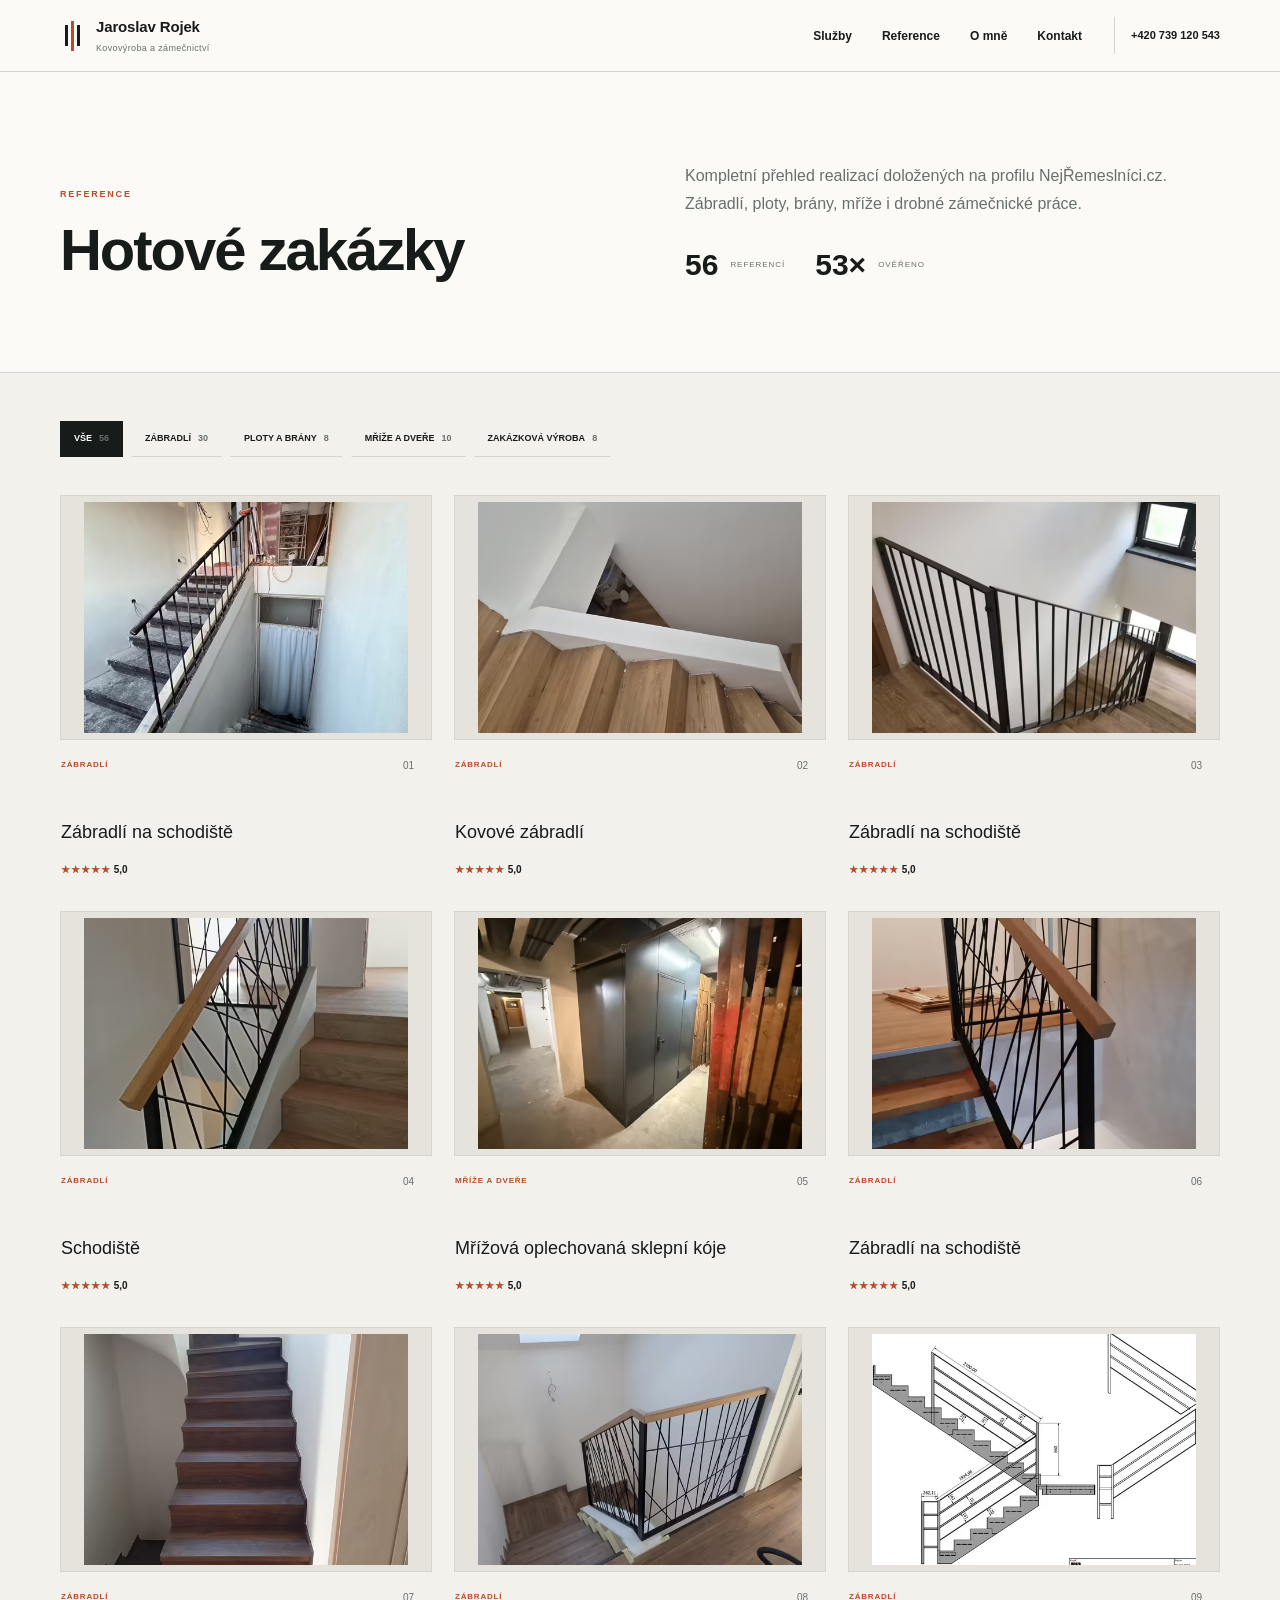
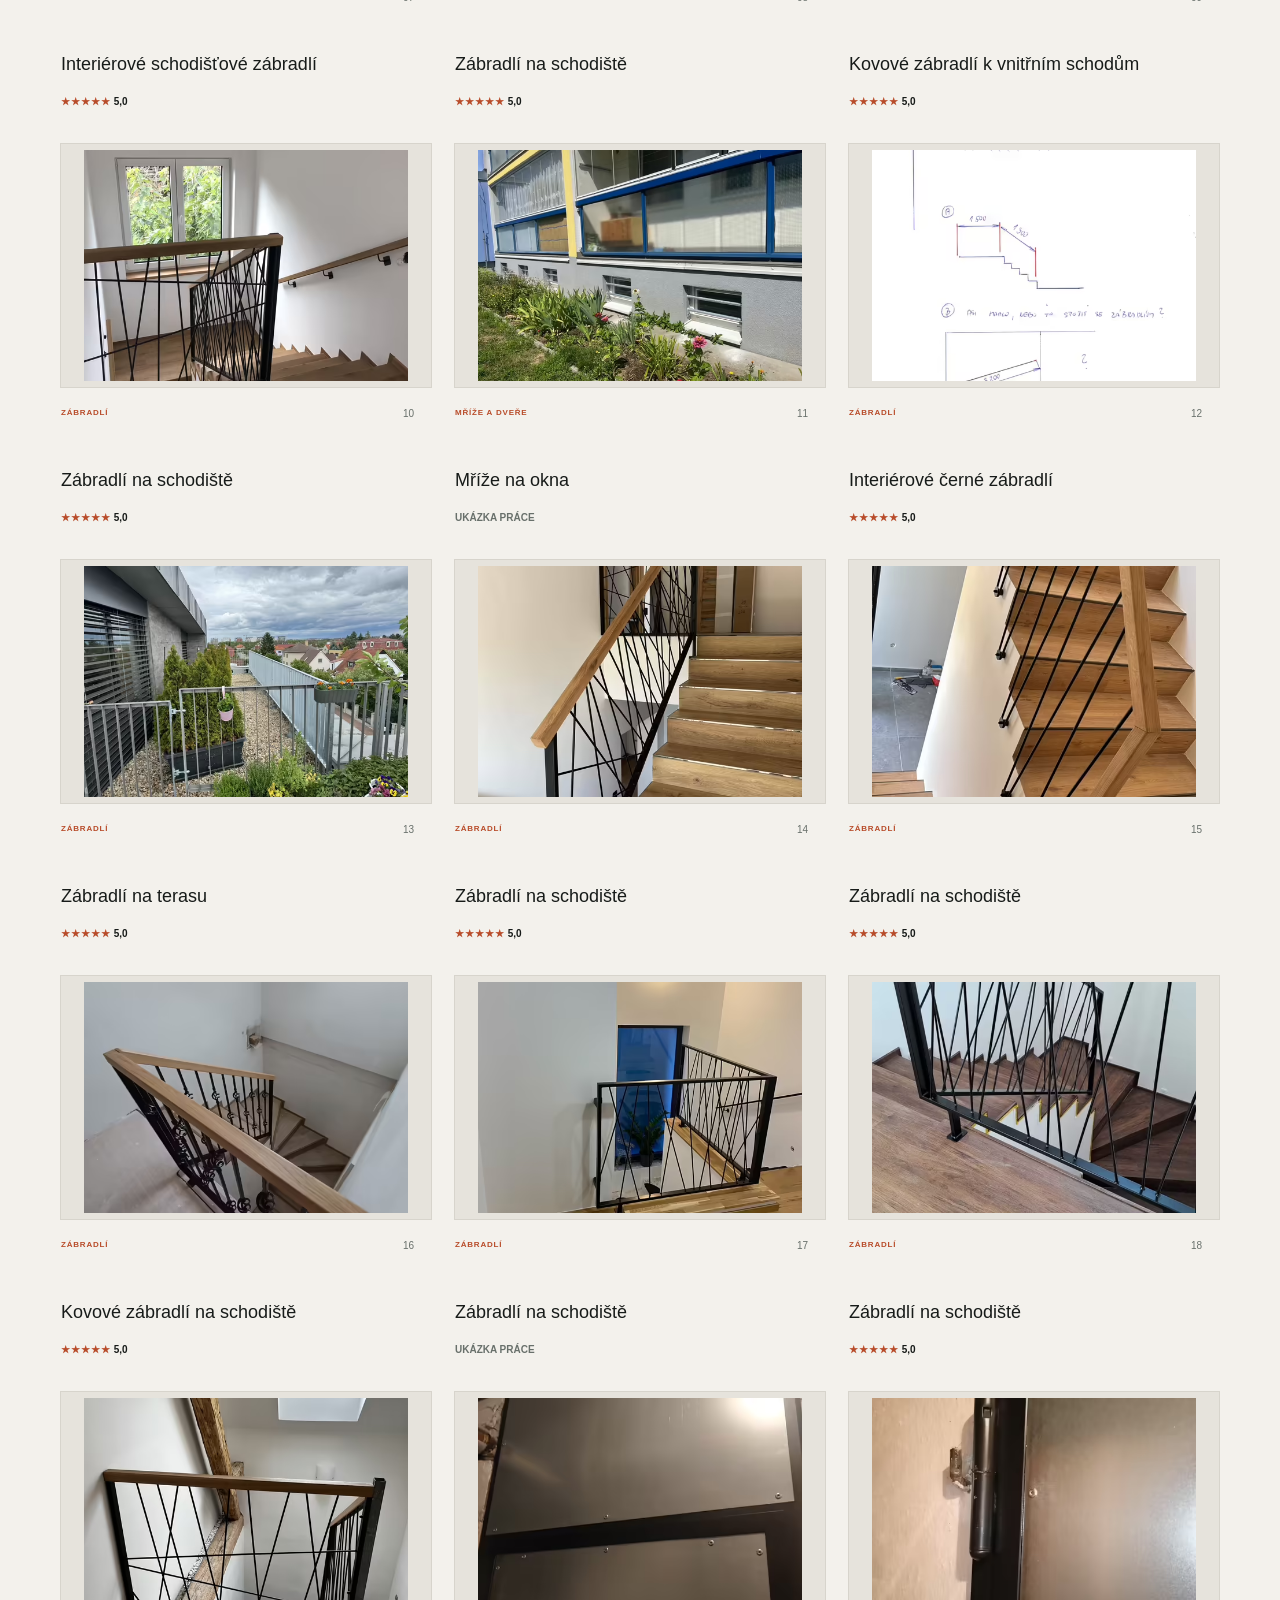
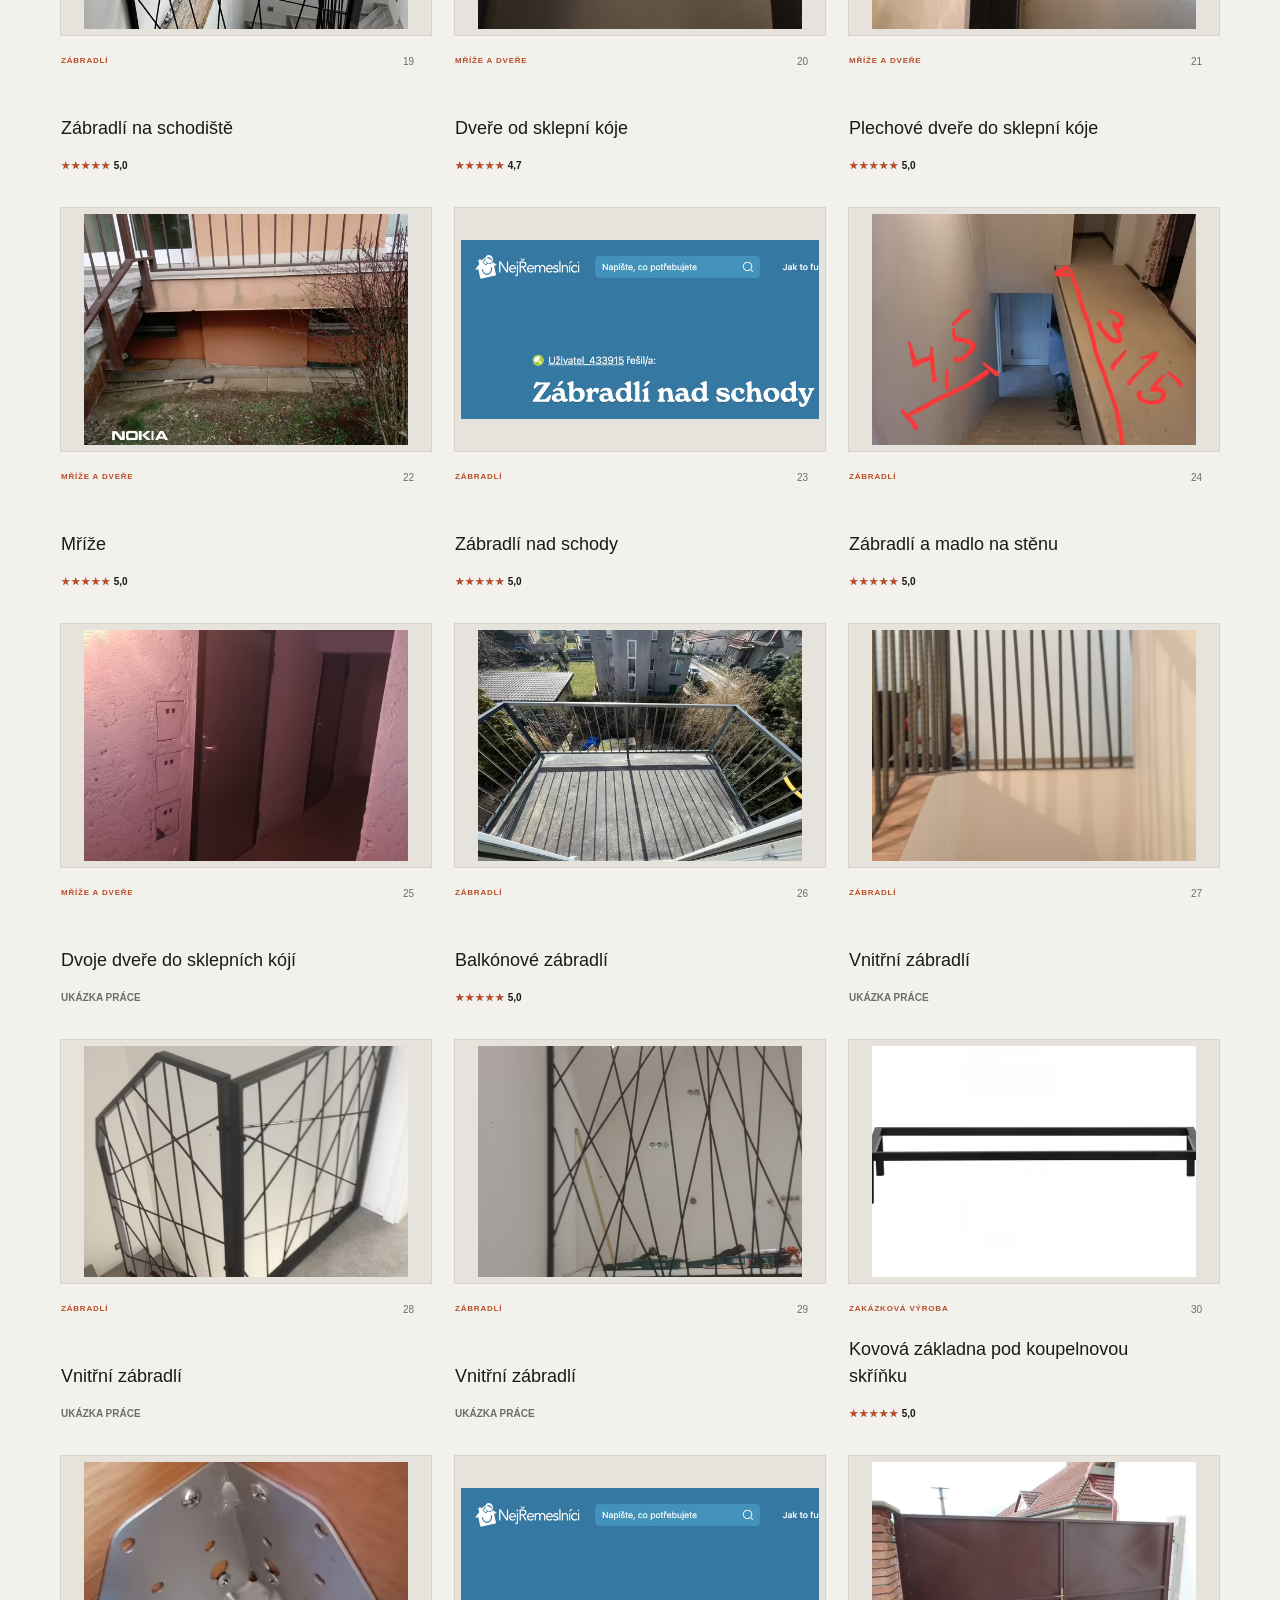
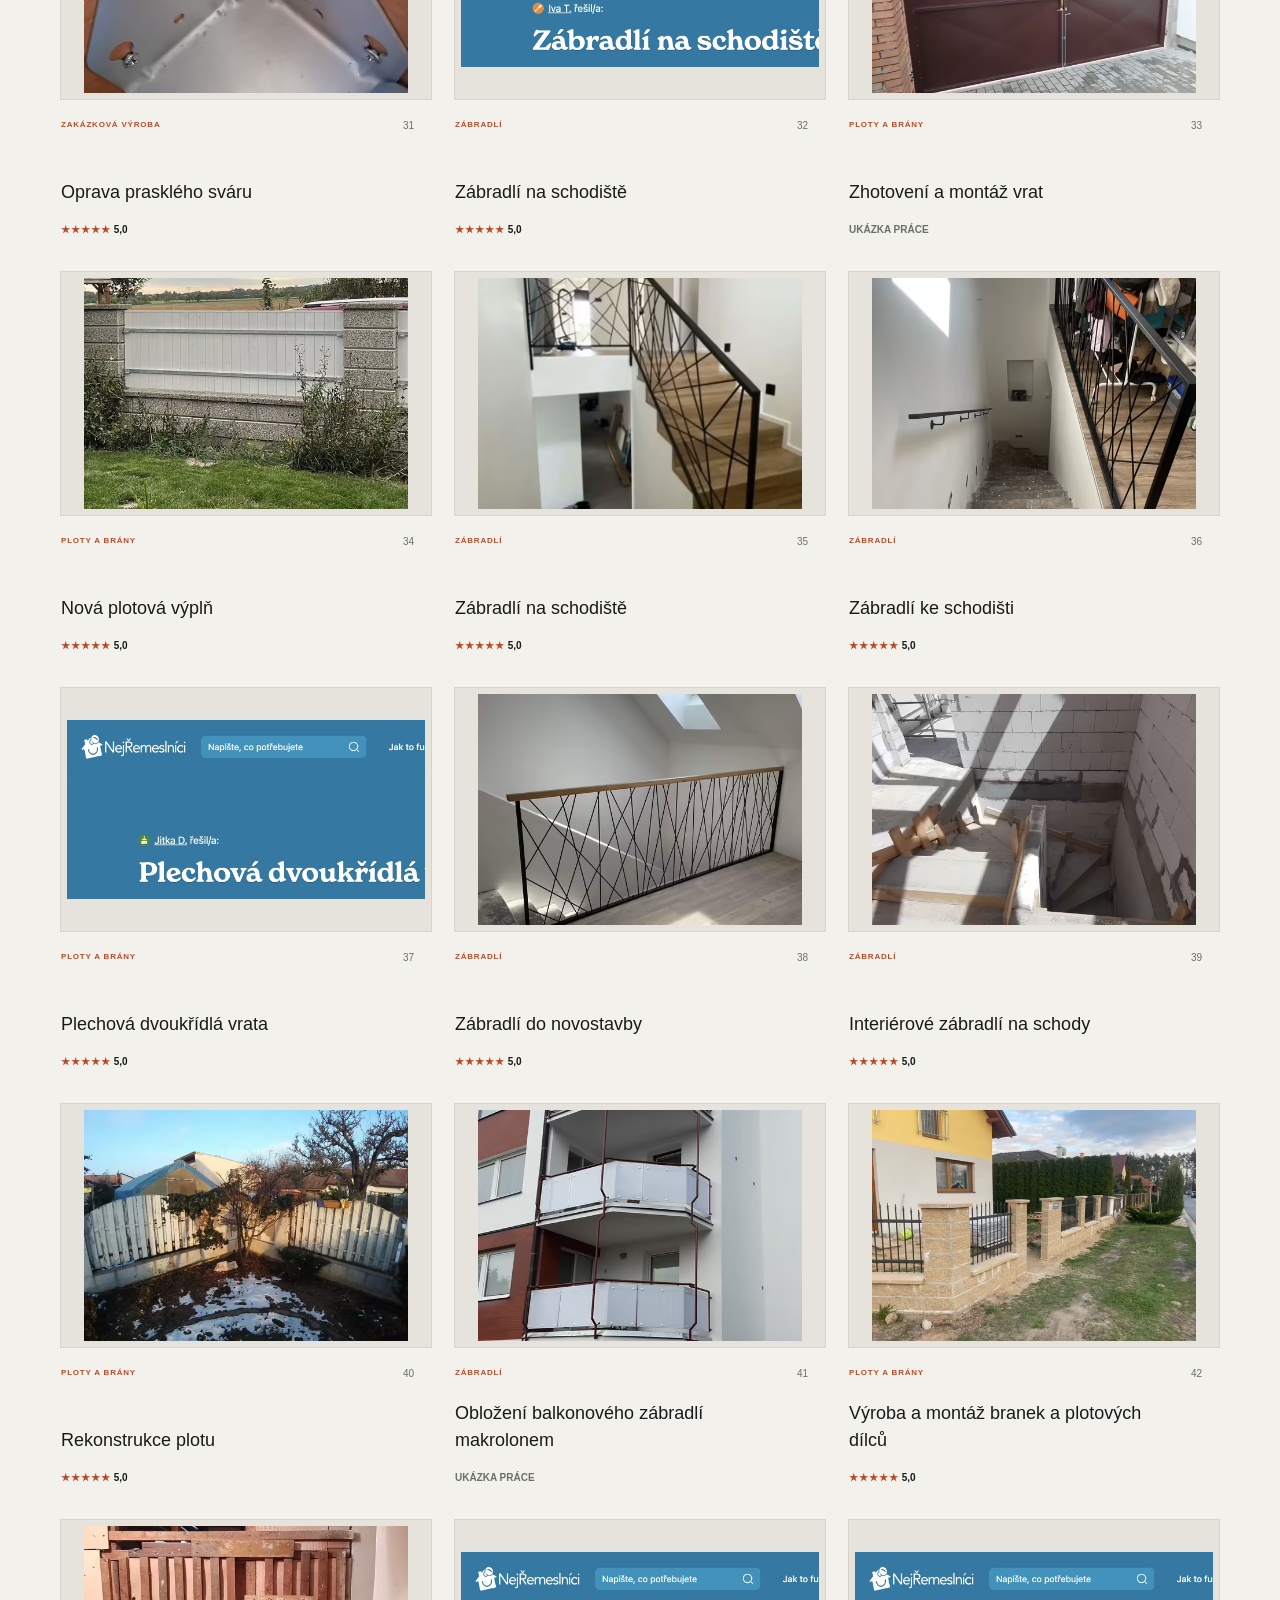
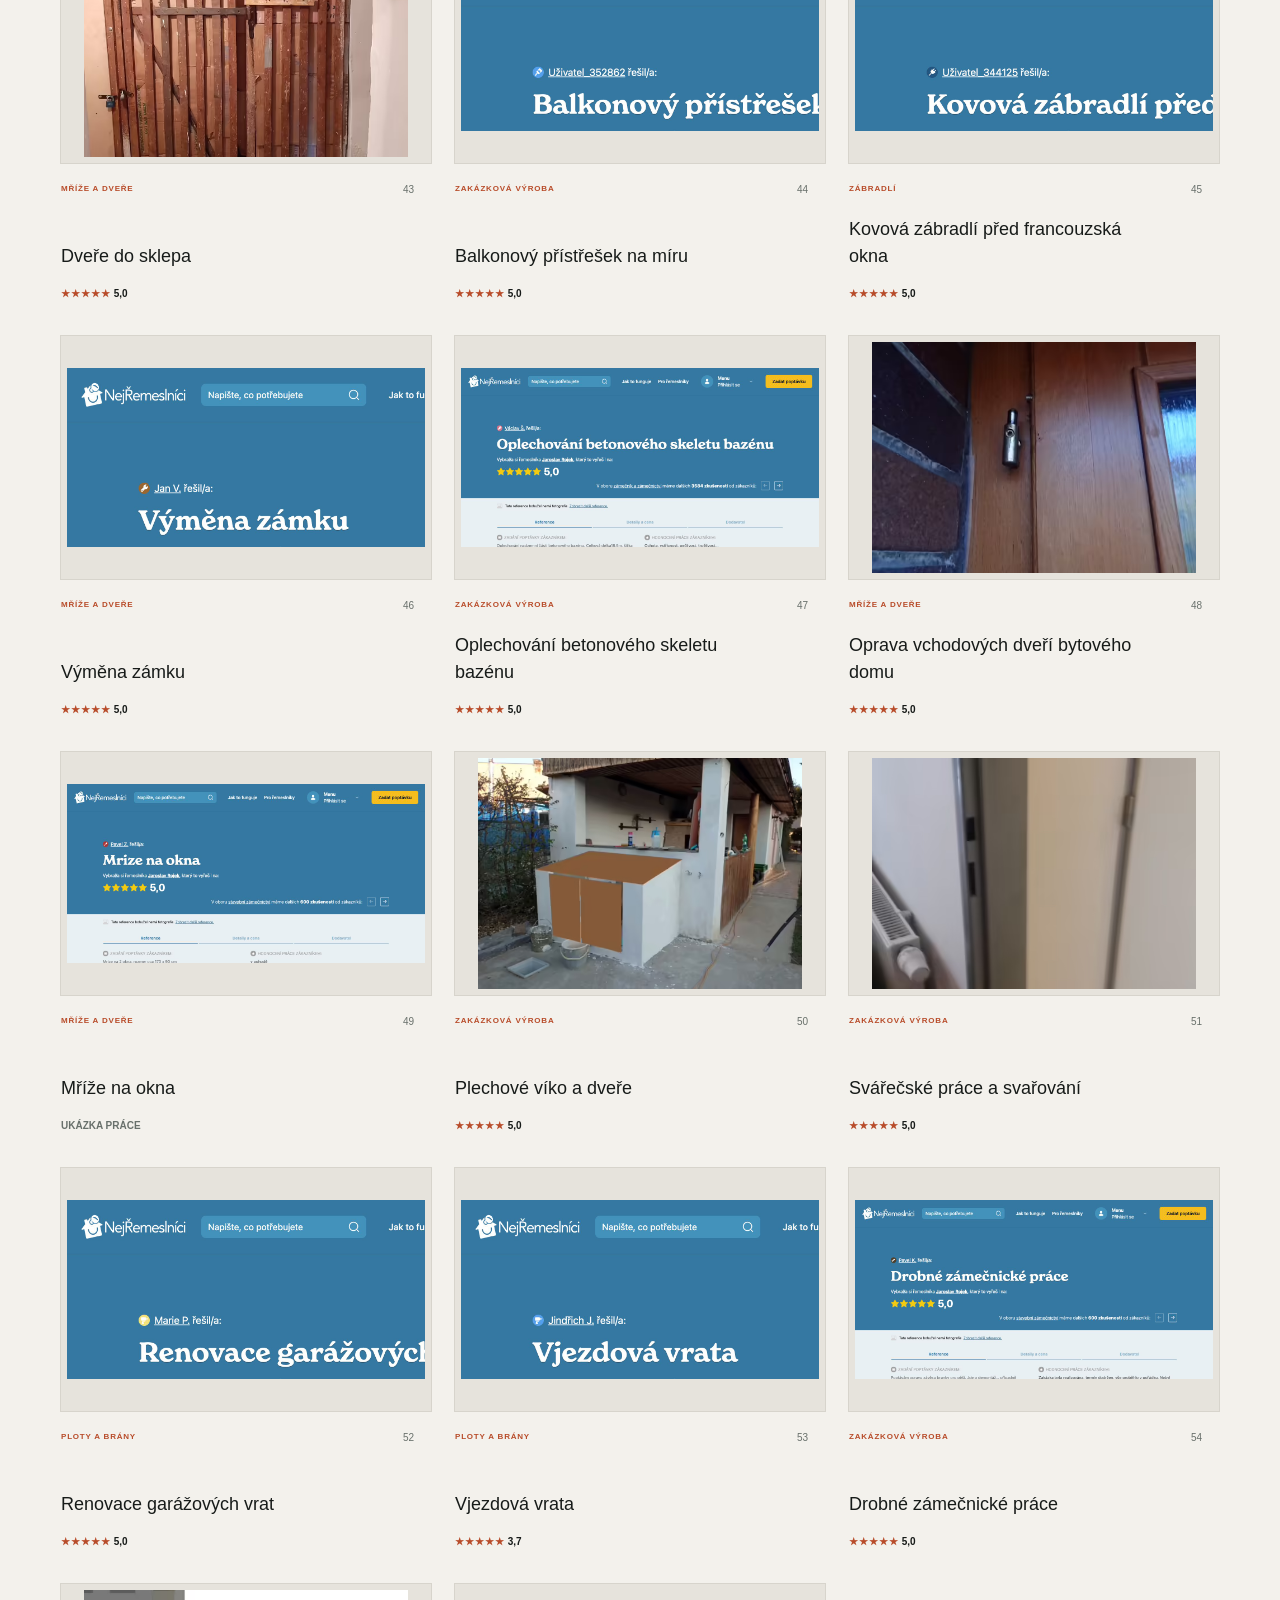
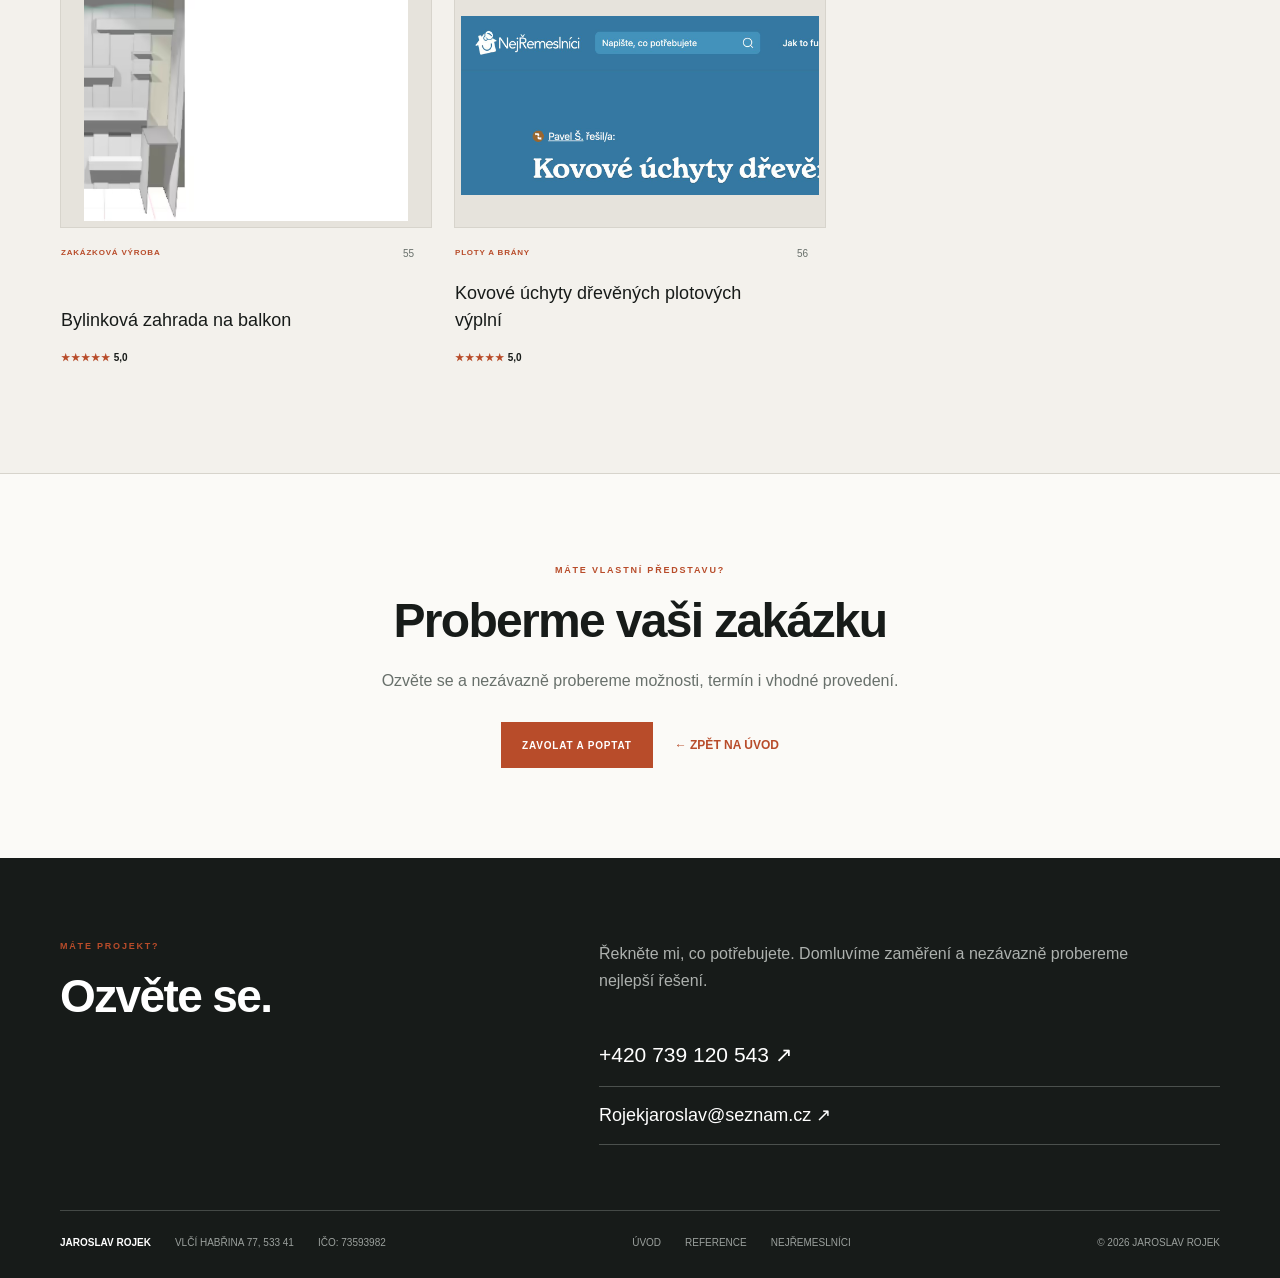
<file: reference/index.html>
<!DOCTYPE html><html lang="cs"><head><meta charSet="utf-8"/><meta name="viewport" content="width=device-width, initial-scale=1"/><link rel="stylesheet" href="/_next/static/css/index.Bla5kXXj.css" data-rsc-css-href="/_next/static/css/index.Bla5kXXj.css" data-precedence="vite-rsc/importer-resources"/><link rel="modulepreload" fetchPriority="low" href="/_next/static/chunks/index-D1frhrY7.js"/><script src="/_next/static/chunks/rolldown-runtime-C60lm6uB.js" type="module" async=""></script><script src="/_next/static/chunks/framework-BgSIrAUN.js" type="module" async=""></script><link rel="modulepreload" href="/_next/static/chunks/layout-segment-context-BR52dmuB.js" crossorigin=""/><link rel="modulepreload" href="/_next/static/chunks/ReferenceGrid-DPGLbsmF.js" crossorigin=""/><title>Reference | Jaroslav Rojek – kovovýroba a zámečnictví</title><meta name="description" content="Prohlédněte si 56 realizací kovaných zábradlí, plotů, bran, mříží a zakázkové kovovýroby Jaroslava Rojka."/><meta property="og:title" content="Jaroslav Rojek | Kovovýroba a zámečnictví"/><meta property="og:description" content="Kovové výrobky poctivě a na míru."/><meta property="og:type" content="website"/><meta property="og:locale" content="cs_CZ"/><meta name="twitter:card" content="summary"/><meta name="twitter:title" content="Jaroslav Rojek | Kovovýroba a zámečnictví"/><meta name="twitter:description" content="Kovové výrobky poctivě a na míru."/><link rel="shortcut icon" href="/favicon.svg"/><link rel="icon" href="/favicon.svg"/><script>Object.assign(((self[Symbol.for("vinext.navigationRuntime")]??={bootstrap:{routeManifest:null},functions:{}}).bootstrap.rsc??={rsc:[]}),{params:{},nav:{"pathname":"/reference","searchParams":[]}})</script><link rel="modulepreload" href="/_next/static/chunks/index-D1frhrY7.js" />
</head><body><header class="site-header"><a class="brand" href="/" aria-label="Jaroslav Rojek – úvodní stránka"><span class="mark" aria-hidden="true"><i></i><i></i><i></i></span><span><b>Jaroslav Rojek</b><small>Kovovýroba a zámečnictví</small></span></a><nav aria-label="Hlavní navigace"><a href="/#sluzby">Služby</a><a href="/reference">Reference</a><a href="/#o-mne">O mně</a><a href="/#kontakt">Kontakt</a></nav><span class="header-phone"><span class="phone-label-desktop">+420 739 120 543</span><span class="phone-label-mobile">739 120 543</span></span></header><main class="reference-page"><section class="reference-hero"><div><span class="eyebrow">REFERENCE</span><h1>Hotové zakázky</h1></div><div class="reference-lead"><p>Kompletní přehled realizací doložených na profilu NejŘemeslníci.cz. Zábradlí, ploty, brány, mříže i drobné zámečnické práce.</p><div><strong>56</strong><span>REFERENCÍ</span><strong>53×</strong><span>OVĚŘENO</span></div></div></section><section class="references-wrap"><div class="filters" aria-label="Filtrovat reference"><button class="active">Vše<span>56</span></button><button class="">Zábradlí<span>30</span></button><button class="">Ploty a brány<span>8</span></button><button class="">Mříže a dveře<span>10</span></button><button class="">Zakázková výroba<span>8</span></button></div><div class="reference-grid"><a class="reference-card has-image" href="https://www.nejremeslnici.cz/reference/995156-zabradli-na-schodiste?csrc=provider" target="_blank" rel="noreferrer"><img src="/reference-images/995156-zabradli-na-schodiste.avif" alt="Reference: Zábradlí na schodiště" loading="lazy"/><div class="reference-content"><span class="reference-no">01</span><span class="reference-category">Zábradlí</span><h2>Zábradlí na schodiště</h2><div class="reference-rating"><span>★★★★★</span> <!-- -->5,0</div></div></a><a class="reference-card has-image" href="https://www.nejremeslnici.cz/reference/1020225-kov-zabradli?csrc=provider" target="_blank" rel="noreferrer"><img src="/reference-images/1020225-kov-zabradli.avif" alt="Reference: Kovové zábradlí" loading="lazy"/><div class="reference-content"><span class="reference-no">02</span><span class="reference-category">Zábradlí</span><h2>Kovové zábradlí</h2><div class="reference-rating"><span>★★★★★</span> <!-- -->5,0</div></div></a><a class="reference-card has-image" href="https://www.nejremeslnici.cz/reference/970151-zabradli-na-schodiste?csrc=provider" target="_blank" rel="noreferrer"><img src="/reference-images/970151-zabradli-na-schodiste.avif" alt="Reference: Zábradlí na schodiště" loading="lazy"/><div class="reference-content"><span class="reference-no">03</span><span class="reference-category">Zábradlí</span><h2>Zábradlí na schodiště</h2><div class="reference-rating"><span>★★★★★</span> <!-- -->5,0</div></div></a><a class="reference-card has-image" href="https://www.nejremeslnici.cz/reference/934542-schodiste?csrc=provider" target="_blank" rel="noreferrer"><img src="/reference-images/934542-schodiste.avif" alt="Reference: Schodiště" loading="lazy"/><div class="reference-content"><span class="reference-no">04</span><span class="reference-category">Zábradlí</span><h2>Schodiště</h2><div class="reference-rating"><span>★★★★★</span> <!-- -->5,0</div></div></a><a class="reference-card has-image" href="https://www.nejremeslnici.cz/reference/906261-mrizova-oplechovana-sklepni-koje?csrc=provider" target="_blank" rel="noreferrer"><img src="/reference-images/906261-mrizova-oplechovana-sklepni-koje.avif" alt="Reference: Mřížová oplechovaná sklepní kóje" loading="lazy"/><div class="reference-content"><span class="reference-no">05</span><span class="reference-category">Mříže a dveře</span><h2>Mřížová oplechovaná sklepní kóje</h2><div class="reference-rating"><span>★★★★★</span> <!-- -->5,0</div></div></a><a class="reference-card has-image" href="https://www.nejremeslnici.cz/reference/829763-zabradli-na-schodiste?csrc=provider" target="_blank" rel="noreferrer"><img src="/reference-images/829763-zabradli-na-schodiste.avif" alt="Reference: Zábradlí na schodiště" loading="lazy"/><div class="reference-content"><span class="reference-no">06</span><span class="reference-category">Zábradlí</span><h2>Zábradlí na schodiště</h2><div class="reference-rating"><span>★★★★★</span> <!-- -->5,0</div></div></a><a class="reference-card has-image" href="https://www.nejremeslnici.cz/reference/808392-interierove-schodistove-zabradli?csrc=provider" target="_blank" rel="noreferrer"><img src="/reference-images/808392-interierove-schodistove-zabradli.avif" alt="Reference: Interiérové schodišťové zábradlí" loading="lazy"/><div class="reference-content"><span class="reference-no">07</span><span class="reference-category">Zábradlí</span><h2>Interiérové schodišťové zábradlí</h2><div class="reference-rating"><span>★★★★★</span> <!-- -->5,0</div></div></a><a class="reference-card has-image" href="https://www.nejremeslnici.cz/reference/833510-zabradli-na-schodiste?csrc=provider" target="_blank" rel="noreferrer"><img src="/reference-images/833510-zabradli-na-schodiste.avif" alt="Reference: Zábradlí na schodiště" loading="lazy"/><div class="reference-content"><span class="reference-no">08</span><span class="reference-category">Zábradlí</span><h2>Zábradlí na schodiště</h2><div class="reference-rating"><span>★★★★★</span> <!-- -->5,0</div></div></a><a class="reference-card has-image" href="https://www.nejremeslnici.cz/reference/824775-kovove-zabradli-k-vnitrnim-schodum?csrc=provider" target="_blank" rel="noreferrer"><img src="/reference-images/824775-kovove-zabradli-k-vnitrnim-schodum.avif" alt="Reference: Kovové zábradlí k vnitřním schodům" loading="lazy"/><div class="reference-content"><span class="reference-no">09</span><span class="reference-category">Zábradlí</span><h2>Kovové zábradlí k vnitřním schodům</h2><div class="reference-rating"><span>★★★★★</span> <!-- -->5,0</div></div></a><a class="reference-card has-image" href="https://www.nejremeslnici.cz/reference/818370-zabradli-na-schodiste?csrc=provider" target="_blank" rel="noreferrer"><img src="/reference-images/818370-zabradli-na-schodiste.avif" alt="Reference: Zábradlí na schodiště" loading="lazy"/><div class="reference-content"><span class="reference-no">10</span><span class="reference-category">Zábradlí</span><h2>Zábradlí na schodiště</h2><div class="reference-rating"><span>★★★★★</span> <!-- -->5,0</div></div></a><a class="reference-card has-image" href="https://www.nejremeslnici.cz/reference/795398-mrize-na-okna?csrc=provider" target="_blank" rel="noreferrer"><img src="/reference-images/795398-mrize-na-okna.avif" alt="Reference: Mříže na okna" loading="lazy"/><div class="reference-content"><span class="reference-no">11</span><span class="reference-category">Mříže a dveře</span><h2>Mříže na okna</h2><div class="reference-rating sample">Ukázka práce</div></div></a><a class="reference-card has-image" href="https://www.nejremeslnici.cz/reference/797802-interierove-cerne-zabradli?csrc=provider" target="_blank" rel="noreferrer"><img src="/reference-images/797802-interierove-cerne-zabradli.avif" alt="Reference: Interiérové černé zábradlí" loading="lazy"/><div class="reference-content"><span class="reference-no">12</span><span class="reference-category">Zábradlí</span><h2>Interiérové černé zábradlí</h2><div class="reference-rating"><span>★★★★★</span> <!-- -->5,0</div></div></a><a class="reference-card has-image" href="https://www.nejremeslnici.cz/reference/782161-zabradli-na-terasu?csrc=provider" target="_blank" rel="noreferrer"><img src="/reference-images/782161-zabradli-na-terasu.avif" alt="Reference: Zábradlí na terasu" loading="lazy"/><div class="reference-content"><span class="reference-no">13</span><span class="reference-category">Zábradlí</span><h2>Zábradlí na terasu</h2><div class="reference-rating"><span>★★★★★</span> <!-- -->5,0</div></div></a><a class="reference-card has-image" href="https://www.nejremeslnici.cz/reference/785620-zabradli-na-schodiste?csrc=provider" target="_blank" rel="noreferrer"><img src="/reference-images/785620-zabradli-na-schodiste.avif" alt="Reference: Zábradlí na schodiště" loading="lazy"/><div class="reference-content"><span class="reference-no">14</span><span class="reference-category">Zábradlí</span><h2>Zábradlí na schodiště</h2><div class="reference-rating"><span>★★★★★</span> <!-- -->5,0</div></div></a><a class="reference-card has-image" href="https://www.nejremeslnici.cz/reference/782167-zabradli-na-schodiste?csrc=provider" target="_blank" rel="noreferrer"><img src="/reference-images/782167-zabradli-na-schodiste.avif" alt="Reference: Zábradlí na schodiště" loading="lazy"/><div class="reference-content"><span class="reference-no">15</span><span class="reference-category">Zábradlí</span><h2>Zábradlí na schodiště</h2><div class="reference-rating"><span>★★★★★</span> <!-- -->5,0</div></div></a><a class="reference-card has-image" href="https://www.nejremeslnici.cz/reference/782201-kovove-zabradli-na-schodiste?csrc=provider" target="_blank" rel="noreferrer"><img src="/reference-images/782201-kovove-zabradli-na-schodiste.avif" alt="Reference: Kovové zábradlí na schodiště" loading="lazy"/><div class="reference-content"><span class="reference-no">16</span><span class="reference-category">Zábradlí</span><h2>Kovové zábradlí na schodiště</h2><div class="reference-rating"><span>★★★★★</span> <!-- -->5,0</div></div></a><a class="reference-card has-image" href="https://www.nejremeslnici.cz/reference/778542-zabradli-na-schodiste?csrc=provider" target="_blank" rel="noreferrer"><img src="/reference-images/778542-zabradli-na-schodiste.avif" alt="Reference: Zábradlí na schodiště" loading="lazy"/><div class="reference-content"><span class="reference-no">17</span><span class="reference-category">Zábradlí</span><h2>Zábradlí na schodiště</h2><div class="reference-rating sample">Ukázka práce</div></div></a><a class="reference-card has-image" href="https://www.nejremeslnici.cz/reference/770162-zabradli-na-schodiste?csrc=provider" target="_blank" rel="noreferrer"><img src="/reference-images/770162-zabradli-na-schodiste.avif" alt="Reference: Zábradlí na schodiště" loading="lazy"/><div class="reference-content"><span class="reference-no">18</span><span class="reference-category">Zábradlí</span><h2>Zábradlí na schodiště</h2><div class="reference-rating"><span>★★★★★</span> <!-- -->5,0</div></div></a><a class="reference-card has-image" href="https://www.nejremeslnici.cz/reference/761879-zabradli-na-schodiste?csrc=provider" target="_blank" rel="noreferrer"><img src="/reference-images/761879-zabradli-na-schodiste.avif" alt="Reference: Zábradlí na schodiště" loading="lazy"/><div class="reference-content"><span class="reference-no">19</span><span class="reference-category">Zábradlí</span><h2>Zábradlí na schodiště</h2><div class="reference-rating"><span>★★★★★</span> <!-- -->5,0</div></div></a><a class="reference-card has-image" href="https://www.nejremeslnici.cz/reference/747523-dvere-od-sklepni-koje?csrc=provider" target="_blank" rel="noreferrer"><img src="/reference-images/747523-dvere-od-sklepni-koje.avif" alt="Reference: Dveře od sklepní kóje" loading="lazy"/><div class="reference-content"><span class="reference-no">20</span><span class="reference-category">Mříže a dveře</span><h2>Dveře od sklepní kóje</h2><div class="reference-rating"><span>★★★★★</span> <!-- -->4,7</div></div></a><a class="reference-card has-image" href="https://www.nejremeslnici.cz/reference/742970-plechove-dvere-do-sklepni-koje-v-panelovem-dome?csrc=provider" target="_blank" rel="noreferrer"><img src="/reference-images/742970-plechove-dvere-do-sklepni-koje-v-panelovem-dome.avif" alt="Reference: Plechové dveře do sklepní kóje" loading="lazy"/><div class="reference-content"><span class="reference-no">21</span><span class="reference-category">Mříže a dveře</span><h2>Plechové dveře do sklepní kóje</h2><div class="reference-rating"><span>★★★★★</span> <!-- -->5,0</div></div></a><a class="reference-card has-image" href="https://www.nejremeslnici.cz/reference/723891-mrize?csrc=provider" target="_blank" rel="noreferrer"><img src="/reference-images/723891-mrize.avif" alt="Reference: Mříže" loading="lazy"/><div class="reference-content"><span class="reference-no">22</span><span class="reference-category">Mříže a dveře</span><h2>Mříže</h2><div class="reference-rating"><span>★★★★★</span> <!-- -->5,0</div></div></a><a class="reference-card has-image" href="https://www.nejremeslnici.cz/reference/733745-zabradli-nad-schody?csrc=provider" target="_blank" rel="noreferrer"><img src="/reference-images/733745-zabradli-nad-schody.png" alt="Reference: Zábradlí nad schody" loading="lazy"/><div class="reference-content"><span class="reference-no">23</span><span class="reference-category">Zábradlí</span><h2>Zábradlí nad schody</h2><div class="reference-rating"><span>★★★★★</span> <!-- -->5,0</div></div></a><a class="reference-card has-image" href="https://www.nejremeslnici.cz/reference/726681-poptavam-vyrobu-a-instalaci-zabradli-a-madlo-na-stenu-rovne-nad-schody-do-rodinne?csrc=provider" target="_blank" rel="noreferrer"><img src="/reference-images/726681-poptavam-vyrobu-a-instalaci-zabradli-a-madlo-na-stenu-rovne-nad-schody-do-rodinne.avif" alt="Reference: Zábradlí a madlo na stěnu" loading="lazy"/><div class="reference-content"><span class="reference-no">24</span><span class="reference-category">Zábradlí</span><h2>Zábradlí a madlo na stěnu</h2><div class="reference-rating"><span>★★★★★</span> <!-- -->5,0</div></div></a><a class="reference-card has-image" href="https://www.nejremeslnici.cz/reference/725122-2x-dvere-do-sklepnich-koji?csrc=provider" target="_blank" rel="noreferrer"><img src="/reference-images/725122-2x-dvere-do-sklepnich-koji.avif" alt="Reference: Dvoje dveře do sklepních kójí" loading="lazy"/><div class="reference-content"><span class="reference-no">25</span><span class="reference-category">Mříže a dveře</span><h2>Dvoje dveře do sklepních kójí</h2><div class="reference-rating sample">Ukázka práce</div></div></a><a class="reference-card has-image" href="https://www.nejremeslnici.cz/reference/715428-balkonove-zabradli?csrc=provider" target="_blank" rel="noreferrer"><img src="/reference-images/715428-balkonove-zabradli.avif" alt="Reference: Balkónové zábradlí" loading="lazy"/><div class="reference-content"><span class="reference-no">26</span><span class="reference-category">Zábradlí</span><h2>Balkónové zábradlí</h2><div class="reference-rating"><span>★★★★★</span> <!-- -->5,0</div></div></a><a class="reference-card has-image" href="https://www.nejremeslnici.cz/reference/713545-vnitrni-zabradli?csrc=provider" target="_blank" rel="noreferrer"><img src="/reference-images/713545-vnitrni-zabradli.avif" alt="Reference: Vnitřní zábradlí" loading="lazy"/><div class="reference-content"><span class="reference-no">27</span><span class="reference-category">Zábradlí</span><h2>Vnitřní zábradlí</h2><div class="reference-rating sample">Ukázka práce</div></div></a><a class="reference-card has-image" href="https://www.nejremeslnici.cz/reference/713544-vnitrni-zabradli?csrc=provider" target="_blank" rel="noreferrer"><img src="/reference-images/713544-vnitrni-zabradli.avif" alt="Reference: Vnitřní zábradlí" loading="lazy"/><div class="reference-content"><span class="reference-no">28</span><span class="reference-category">Zábradlí</span><h2>Vnitřní zábradlí</h2><div class="reference-rating sample">Ukázka práce</div></div></a><a class="reference-card has-image" href="https://www.nejremeslnici.cz/reference/713542-vnitrni-zabradli?csrc=provider" target="_blank" rel="noreferrer"><img src="/reference-images/713542-vnitrni-zabradli.avif" alt="Reference: Vnitřní zábradlí" loading="lazy"/><div class="reference-content"><span class="reference-no">29</span><span class="reference-category">Zábradlí</span><h2>Vnitřní zábradlí</h2><div class="reference-rating sample">Ukázka práce</div></div></a><a class="reference-card has-image" href="https://www.nejremeslnici.cz/reference/707599-vyrobeni-kovove-zakladny-podnozi-pod-koupelnovou-skrinku?csrc=provider" target="_blank" rel="noreferrer"><img src="/reference-images/707599-vyrobeni-kovove-zakladny-podnozi-pod-koupelnovou-skrinku.avif" alt="Reference: Kovová základna pod koupelnovou skříňku" loading="lazy"/><div class="reference-content"><span class="reference-no">30</span><span class="reference-category">Zakázková výroba</span><h2>Kovová základna pod koupelnovou skříňku</h2><div class="reference-rating"><span>★★★★★</span> <!-- -->5,0</div></div></a><a class="reference-card has-image" href="https://www.nejremeslnici.cz/reference/705656-praskly-svar?csrc=provider" target="_blank" rel="noreferrer"><img src="/reference-images/705656-praskly-svar.avif" alt="Reference: Oprava prasklého sváru" loading="lazy"/><div class="reference-content"><span class="reference-no">31</span><span class="reference-category">Zakázková výroba</span><h2>Oprava prasklého sváru</h2><div class="reference-rating"><span>★★★★★</span> <!-- -->5,0</div></div></a><a class="reference-card has-image" href="https://www.nejremeslnici.cz/reference/686159-zabradli-na-schodiste?csrc=provider" target="_blank" rel="noreferrer"><img src="/reference-images/686159-zabradli-na-schodiste.png" alt="Reference: Zábradlí na schodiště" loading="lazy"/><div class="reference-content"><span class="reference-no">32</span><span class="reference-category">Zábradlí</span><h2>Zábradlí na schodiště</h2><div class="reference-rating"><span>★★★★★</span> <!-- -->5,0</div></div></a><a class="reference-card has-image" href="https://www.nejremeslnici.cz/reference/686558-zhotoveni-a-montaz-vrat?csrc=provider" target="_blank" rel="noreferrer"><img src="/reference-images/686558-zhotoveni-a-montaz-vrat.avif" alt="Reference: Zhotovení a montáž vrat" loading="lazy"/><div class="reference-content"><span class="reference-no">33</span><span class="reference-category">Ploty a brány</span><h2>Zhotovení a montáž vrat</h2><div class="reference-rating sample">Ukázka práce</div></div></a><a class="reference-card has-image" href="https://www.nejremeslnici.cz/reference/682823-nova-plotova-vypln?csrc=provider" target="_blank" rel="noreferrer"><img src="/reference-images/682823-nova-plotova-vypln.avif" alt="Reference: Nová plotová výplň" loading="lazy"/><div class="reference-content"><span class="reference-no">34</span><span class="reference-category">Ploty a brány</span><h2>Nová plotová výplň</h2><div class="reference-rating"><span>★★★★★</span> <!-- -->5,0</div></div></a><a class="reference-card has-image" href="https://www.nejremeslnici.cz/reference/670969-zabradli-na-schodiste?csrc=provider" target="_blank" rel="noreferrer"><img src="/reference-images/670969-zabradli-na-schodiste.avif" alt="Reference: Zábradlí na schodiště" loading="lazy"/><div class="reference-content"><span class="reference-no">35</span><span class="reference-category">Zábradlí</span><h2>Zábradlí na schodiště</h2><div class="reference-rating"><span>★★★★★</span> <!-- -->5,0</div></div></a><a class="reference-card has-image" href="https://www.nejremeslnici.cz/reference/672886-zabradli-ke-schodisti?csrc=provider" target="_blank" rel="noreferrer"><img src="/reference-images/672886-zabradli-ke-schodisti.avif" alt="Reference: Zábradlí ke schodišti" loading="lazy"/><div class="reference-content"><span class="reference-no">36</span><span class="reference-category">Zábradlí</span><h2>Zábradlí ke schodišti</h2><div class="reference-rating"><span>★★★★★</span> <!-- -->5,0</div></div></a><a class="reference-card has-image" href="https://www.nejremeslnici.cz/reference/659408-plechova-dvoukridla-vrata?csrc=provider" target="_blank" rel="noreferrer"><img src="/reference-images/659408-plechova-dvoukridla-vrata.png" alt="Reference: Plechová dvoukřídlá vrata" loading="lazy"/><div class="reference-content"><span class="reference-no">37</span><span class="reference-category">Ploty a brány</span><h2>Plechová dvoukřídlá vrata</h2><div class="reference-rating"><span>★★★★★</span> <!-- -->5,0</div></div></a><a class="reference-card has-image" href="https://www.nejremeslnici.cz/reference/655305-zabradli-novostavba-rd?csrc=provider" target="_blank" rel="noreferrer"><img src="/reference-images/655305-zabradli-novostavba-rd.avif" alt="Reference: Zábradlí do novostavby" loading="lazy"/><div class="reference-content"><span class="reference-no">38</span><span class="reference-category">Zábradlí</span><h2>Zábradlí do novostavby</h2><div class="reference-rating"><span>★★★★★</span> <!-- -->5,0</div></div></a><a class="reference-card has-image" href="https://www.nejremeslnici.cz/reference/602593-interierove-zabradli-na-schody?csrc=provider" target="_blank" rel="noreferrer"><img src="/reference-images/602593-interierove-zabradli-na-schody.avif" alt="Reference: Interiérové zábradlí na schody" loading="lazy"/><div class="reference-content"><span class="reference-no">39</span><span class="reference-category">Zábradlí</span><h2>Interiérové zábradlí na schody</h2><div class="reference-rating"><span>★★★★★</span> <!-- -->5,0</div></div></a><a class="reference-card has-image" href="https://www.nejremeslnici.cz/reference/645572-rekonstrukce-plotu?csrc=provider" target="_blank" rel="noreferrer"><img src="/reference-images/645572-rekonstrukce-plotu.avif" alt="Reference: Rekonstrukce plotu" loading="lazy"/><div class="reference-content"><span class="reference-no">40</span><span class="reference-category">Ploty a brány</span><h2>Rekonstrukce plotu</h2><div class="reference-rating"><span>★★★★★</span> <!-- -->5,0</div></div></a><a class="reference-card has-image" href="https://www.nejremeslnici.cz/reference/595717-oblozeni-zabradli-na-balkonu-makrolonem?csrc=provider" target="_blank" rel="noreferrer"><img src="/reference-images/595717-oblozeni-zabradli-na-balkonu-makrolonem.avif" alt="Reference: Obložení balkonového zábradlí makrolonem" loading="lazy"/><div class="reference-content"><span class="reference-no">41</span><span class="reference-category">Zábradlí</span><h2>Obložení balkonového zábradlí makrolonem</h2><div class="reference-rating sample">Ukázka práce</div></div></a><a class="reference-card has-image" href="https://www.nejremeslnici.cz/reference/568648-vyroba-a-montaz-branek-a-plotovych-dilcu?csrc=provider" target="_blank" rel="noreferrer"><img src="/reference-images/568648-vyroba-a-montaz-branek-a-plotovych-dilcu.avif" alt="Reference: Výroba a montáž branek a plotových dílců" loading="lazy"/><div class="reference-content"><span class="reference-no">42</span><span class="reference-category">Ploty a brány</span><h2>Výroba a montáž branek a plotových dílců</h2><div class="reference-rating"><span>★★★★★</span> <!-- -->5,0</div></div></a><a class="reference-card has-image" href="https://www.nejremeslnici.cz/reference/579337-dvere-do-sklepa?csrc=provider" target="_blank" rel="noreferrer"><img src="/reference-images/579337-dvere-do-sklepa.avif" alt="Reference: Dveře do sklepa" loading="lazy"/><div class="reference-content"><span class="reference-no">43</span><span class="reference-category">Mříže a dveře</span><h2>Dveře do sklepa</h2><div class="reference-rating"><span>★★★★★</span> <!-- -->5,0</div></div></a><a class="reference-card has-image" href="https://www.nejremeslnici.cz/reference/567410-balkonovy-pristresek-na-miru?csrc=provider" target="_blank" rel="noreferrer"><img src="/reference-images/567410-balkonovy-pristresek-na-miru.png" alt="Reference: Balkonový přístřešek na míru" loading="lazy"/><div class="reference-content"><span class="reference-no">44</span><span class="reference-category">Zakázková výroba</span><h2>Balkonový přístřešek na míru</h2><div class="reference-rating"><span>★★★★★</span> <!-- -->5,0</div></div></a><a class="reference-card has-image" href="https://www.nejremeslnici.cz/reference/550743-kovova-zabradli-pred-francouzska-okna?csrc=provider" target="_blank" rel="noreferrer"><img src="/reference-images/550743-kovova-zabradli-pred-francouzska-okna.png" alt="Reference: Kovová zábradlí před francouzská okna" loading="lazy"/><div class="reference-content"><span class="reference-no">45</span><span class="reference-category">Zábradlí</span><h2>Kovová zábradlí před francouzská okna</h2><div class="reference-rating"><span>★★★★★</span> <!-- -->5,0</div></div></a><a class="reference-card has-image" href="https://www.nejremeslnici.cz/reference/557885-vymena-zamku?csrc=provider" target="_blank" rel="noreferrer"><img src="/reference-images/557885-vymena-zamku.png" alt="Reference: Výměna zámku" loading="lazy"/><div class="reference-content"><span class="reference-no">46</span><span class="reference-category">Mříže a dveře</span><h2>Výměna zámku</h2><div class="reference-rating"><span>★★★★★</span> <!-- -->5,0</div></div></a><a class="reference-card has-image" href="https://www.nejremeslnici.cz/reference/513104-oplechovani-betonoveho-skeletu-bazenu?csrc=provider" target="_blank" rel="noreferrer"><img src="/reference-images/513104-oplechovani-betonoveho-skeletu-bazenu.png" alt="Reference: Oplechování betonového skeletu bazénu" loading="lazy"/><div class="reference-content"><span class="reference-no">47</span><span class="reference-category">Zakázková výroba</span><h2>Oplechování betonového skeletu bazénu</h2><div class="reference-rating"><span>★★★★★</span> <!-- -->5,0</div></div></a><a class="reference-card has-image" href="https://www.nejremeslnici.cz/reference/487076-oprava-vchodovych-dveri-do-bytoveho-domu?csrc=provider" target="_blank" rel="noreferrer"><img src="/reference-images/487076-oprava-vchodovych-dveri-do-bytoveho-domu.avif" alt="Reference: Oprava vchodových dveří bytového domu" loading="lazy"/><div class="reference-content"><span class="reference-no">48</span><span class="reference-category">Mříže a dveře</span><h2>Oprava vchodových dveří bytového domu</h2><div class="reference-rating"><span>★★★★★</span> <!-- -->5,0</div></div></a><a class="reference-card has-image" href="https://www.nejremeslnici.cz/reference/461659-mrize-na-okna?csrc=provider" target="_blank" rel="noreferrer"><img src="/reference-images/461659-mrize-na-okna.png" alt="Reference: Mříže na okna" loading="lazy"/><div class="reference-content"><span class="reference-no">49</span><span class="reference-category">Mříže a dveře</span><h2>Mříže na okna</h2><div class="reference-rating sample">Ukázka práce</div></div></a><a class="reference-card has-image" href="https://www.nejremeslnici.cz/reference/441100-poptavam-zamecnicke-prace-plechove-viko-dvere?csrc=provider" target="_blank" rel="noreferrer"><img src="/reference-images/441100-poptavam-zamecnicke-prace-plechove-viko-dvere.avif" alt="Reference: Plechové víko a dveře" loading="lazy"/><div class="reference-content"><span class="reference-no">50</span><span class="reference-category">Zakázková výroba</span><h2>Plechové víko a dveře</h2><div class="reference-rating"><span>★★★★★</span> <!-- -->5,0</div></div></a><a class="reference-card has-image" href="https://www.nejremeslnici.cz/reference/355384-svarecske-prace-a-svarovani?csrc=provider" target="_blank" rel="noreferrer"><img src="/reference-images/355384-svarecske-prace-a-svarovani.avif" alt="Reference: Svářečské práce a svařování" loading="lazy"/><div class="reference-content"><span class="reference-no">51</span><span class="reference-category">Zakázková výroba</span><h2>Svářečské práce a svařování</h2><div class="reference-rating"><span>★★★★★</span> <!-- -->5,0</div></div></a><a class="reference-card has-image" href="https://www.nejremeslnici.cz/reference/316725-renovace-garazovych-vrat?csrc=provider" target="_blank" rel="noreferrer"><img src="/reference-images/316725-renovace-garazovych-vrat.png" alt="Reference: Renovace garážových vrat" loading="lazy"/><div class="reference-content"><span class="reference-no">52</span><span class="reference-category">Ploty a brány</span><h2>Renovace garážových vrat</h2><div class="reference-rating"><span>★★★★★</span> <!-- -->5,0</div></div></a><a class="reference-card has-image" href="https://www.nejremeslnici.cz/reference/309305-vjezdova-vrata?csrc=provider" target="_blank" rel="noreferrer"><img src="/reference-images/309305-vjezdova-vrata.png" alt="Reference: Vjezdová vrata" loading="lazy"/><div class="reference-content"><span class="reference-no">53</span><span class="reference-category">Ploty a brány</span><h2>Vjezdová vrata</h2><div class="reference-rating"><span>★★★★★</span> <!-- -->3,7</div></div></a><a class="reference-card has-image" href="https://www.nejremeslnici.cz/reference/306282-drobne-zamecnicke-prace?csrc=provider" target="_blank" rel="noreferrer"><img src="/reference-images/306282-drobne-zamecnicke-prace.png" alt="Reference: Drobné zámečnické práce" loading="lazy"/><div class="reference-content"><span class="reference-no">54</span><span class="reference-category">Zakázková výroba</span><h2>Drobné zámečnické práce</h2><div class="reference-rating"><span>★★★★★</span> <!-- -->5,0</div></div></a><a class="reference-card has-image" href="https://www.nejremeslnici.cz/reference/284530-bylinkova-zahrada-na-balkon?csrc=provider" target="_blank" rel="noreferrer"><img src="/reference-images/284530-bylinkova-zahrada-na-balkon.avif" alt="Reference: Bylinková zahrada na balkon" loading="lazy"/><div class="reference-content"><span class="reference-no">55</span><span class="reference-category">Zakázková výroba</span><h2>Bylinková zahrada na balkon</h2><div class="reference-rating"><span>★★★★★</span> <!-- -->5,0</div></div></a><a class="reference-card has-image" href="https://www.nejremeslnici.cz/reference/253948-kovove-uchyty-drevenych-plotovych-vyplni?csrc=provider" target="_blank" rel="noreferrer"><img src="/reference-images/253948-kovove-uchyty-drevenych-plotovych-vyplni.png" alt="Reference: Kovové úchyty dřevěných plotových výplní" loading="lazy"/><div class="reference-content"><span class="reference-no">56</span><span class="reference-category">Ploty a brány</span><h2>Kovové úchyty dřevěných plotových výplní</h2><div class="reference-rating"><span>★★★★★</span> <!-- -->5,0</div></div></a></div></section><section class="reference-cta"><span class="eyebrow">MÁTE VLASTNÍ PŘEDSTAVU?</span><h2>Proberme vaši zakázku</h2><p>Ozvěte se a nezávazně probereme možnosti, termín i vhodné provedení.</p><a class="button primary" href="tel:+420739120543">Zavolat a poptat</a><a class="text-link" href="/">← Zpět na úvod</a></section></main><footer class="footer" id="kontakt"><div class="footer-main"><div class="footer-title"><span class="eyebrow light">MÁTE PROJEKT?</span><h2>Ozvěte se.</h2></div><div class="footer-contact"><p>Řekněte mi, co potřebujete. Domluvíme zaměření a nezávazně probereme nejlepší řešení.</p><span class="big-contact">+420 739 120 543</span><span class="big-contact mail">Rojekjaroslav@seznam.cz</span></div></div><div class="footer-bottom"><div><b>Jaroslav Rojek</b><span>Vlčí Habřina 77, 533 41</span><span>IČO: 73593982</span></div><div class="footer-links"><a href="/">Úvod</a><a href="/reference">Reference</a><a href="https://www.nejremeslnici.cz/profil/87059-jaroslav-rojek" target="_blank" rel="noreferrer">NejŘemeslníci</a></div><span>© <!-- -->2026<!-- --> Jaroslav Rojek</span></div></footer><script type="module" src="/_next/static/chunks/index-D1frhrY7.js" id="_R_" async=""></script><script>((self[Symbol.for("vinext.navigationRuntime")]??={bootstrap:{routeManifest:null},functions:{}}).bootstrap.rsc??={rsc:[]}).rsc.push("2:I[\"8c0f216c4604\",[],\"Children\",1]\n")</script><script>((self[Symbol.for("vinext.navigationRuntime")]??={bootstrap:{routeManifest:null},functions:{}}).bootstrap.rsc??={rsc:[]}).rsc.push("3:I[\"593f344dc510\",[],\"GlobalErrorBoundary\",1]\n")</script><script>((self[Symbol.for("vinext.navigationRuntime")]??={bootstrap:{routeManifest:null},functions:{}}).bootstrap.rsc??={rsc:[]}).rsc.push("4:I[\"0b874ad30386\",[],\"default\",1]\n")</script><script>((self[Symbol.for("vinext.navigationRuntime")]??={bootstrap:{routeManifest:null},functions:{}}).bootstrap.rsc??={rsc:[]}).rsc.push("5:I[\"593f344dc510\",[],\"ErrorBoundary\",1]\n")</script><script>((self[Symbol.for("vinext.navigationRuntime")]??={bootstrap:{routeManifest:null},functions:{}}).bootstrap.rsc??={rsc:[]}).rsc.push("6:I[\"15c18cfaeeff\",[],\"LayoutSegmentProvider\",1]\n")</script><script>((self[Symbol.for("vinext.navigationRuntime")]??={bootstrap:{routeManifest:null},functions:{}}).bootstrap.rsc??={rsc:[]}).rsc.push("7:I[\"8c0f216c4604\",[],\"Slot\",1]\n")</script><script>((self[Symbol.for("vinext.navigationRuntime")]??={bootstrap:{routeManifest:null},functions:{}}).bootstrap.rsc??={rsc:[]}).rsc.push("8:I[\"9276801271d6\",[],\"AppRouterScrollTarget\",1]\n")</script><script>((self[Symbol.for("vinext.navigationRuntime")]??={bootstrap:{routeManifest:null},functions:{}}).bootstrap.rsc??={rsc:[]}).rsc.push("9:I[\"593f344dc510\",[],\"RedirectBoundary\",1]\n")</script><script>((self[Symbol.for("vinext.navigationRuntime")]??={bootstrap:{routeManifest:null},functions:{}}).bootstrap.rsc??={rsc:[]}).rsc.push(":HL[\"/_next/static/css/index.Bla5kXXj.css\",\"style\"     ]\n")</script><script>((self[Symbol.for("vinext.navigationRuntime")]??={bootstrap:{routeManifest:null},functions:{}}).bootstrap.rsc??={rsc:[]}).rsc.push("0:{\"__route\":\"route:/reference\",\"__interceptionContext\":null,\"__layoutIds\":[\"layout:/\"],\"__rootLayout\":\"/\",\"__sourcePage\":\"/reference/page\",\"page:/reference\":\"$L1\",\"layout:/\":[[[[\"$\",\"link\",\"css:/_next/static/css/index.Bla5kXXj.css\",{\"rel\":\"stylesheet\",\"precedence\":\"vite-rsc/importer-resources\",\"href\":\"/_next/static/css/index.Bla5kXXj.css\",\"data-rsc-css-href\":\"/_next/static/css/index.Bla5kXXj.css\"}],\"$undefined\"],[\"$\",\"html\",null,{\"lang\":\"cs\",\"children\":[\"$\",\"body\",null,{\"children\":[\"$\",\"$L2\",null,{}]}]}]],null],\"route:/reference\":[[[\"$\",\"meta\",null,{\"charSet\":\"utf-8\"}],[[\"$\",\"title\",\"0\",{\"children\":\"Reference | Jaroslav Rojek – kovovýroba a zámečnictví\"}],[\"$\",\"meta\",\"1\",{\"name\":\"description\",\"content\":\"Prohlédněte si 56 realizací kovaných zábradlí, plotů, bran, mříží a zakázkové kovovýroby Jaroslava Rojka.\"}],[\"$\",\"meta\",\"2\",{\"property\":\"og:title\",\"content\":\"Jaroslav Rojek | Kovovýroba a zámečnictví\"}],[\"$\",\"meta\",\"3\",{\"property\":\"og:description\",\"content\":\"Kovové výrobky poctivě a na míru.\"}],[\"$\",\"meta\",\"4\",{\"property\":\"og:type\",\"content\":\"website\"}],[\"$\",\"meta\",\"5\",{\"property\":\"og:locale\",\"content\":\"cs_CZ\"}],[\"$\",\"meta\",\"6\",{\"name\":\"twitter:card\",\"content\":\"summary\"}],[\"$\",\"meta\",\"7\",{\"name\":\"twitter:title\",\"content\":\"Jaroslav Rojek | Kovovýroba a zámečnictví\"}],[\"$\",\"meta\",\"8\",{\"name\":\"twitter:description\",\"content\":\"Kovové výrobky poctivě a na míru.\"}],[\"$\",\"link\",\"9\",{\"rel\":\"shortcut icon\",\"href\":\"/favicon.svg\"}],[\"$\",\"link\",\"10\",{\"rel\":\"icon\",\"href\":\"/favicon.svg\"}]],[[\"$\",\"meta\",\"0\",{\"name\":\"viewport\",\"content\":\"width=device-width, initial-scale=1\"}]]],[\"$\",\"$L3\",null,{\"fallback\":\"$4\",\"children\":[\"$\",\"$L5\",null,{\"fallback\":\"$4\",\"children\":[\"$\",\"$L6\",null,{\"providerId\":\"layout:/\",\"segmentMap\":{\"children\":[\"reference\"]},\"children\":[\"$\",\"$L7\",null,{\"id\":\"layout:/\",\"parallelSlots\":\"$undefined\",\"children\":[\"$\",\"$L8\",null,{\"children\":[\"$\",\"$L9\",null,{\"children\":[[\"$\",\"$L6\",null,{\"providerId\":\"page:/reference\",\"segmentMap\":{\"children\":[\"__PAGE__\"]},\"children\":[\"$\",\"$L7\",null,{\"id\":\"page:/reference\"}]}],null]}]}]}]}]}]}],null,null],\"__layoutFlags\":{\"layout:/\":\"s\"},\"__artifactCompatibility\":{\"schemaVersion\":1,\"graphVersion\":\"app-route-graph:66f00c4158868c54\",\"deploymentVersion\":\"aa1248ac-b699-44e0-9c57-9389e3dcd22d\",\"appElementsSchemaVersion\":1,\"rscPayloadSchemaVersion\":1,\"rootBoundaryId\":\"/\",\"renderEpoch\":null},\"__renderObservation\":{\"schemaVersion\":1,\"output\":{\"kind\":\"app-rsc\",\"mountedSlotsFingerprint\":null,\"renderEpoch\":null,\"rootBoundaryId\":\"/\",\"routeId\":\"route:/reference\"},\"completeness\":\"partial\",\"boundaryOutcome\":{\"kind\":\"unknown\"},\"requestApis\":[{\"kind\":\"connection\",\"status\":\"unknown\"},{\"kind\":\"cookies\",\"status\":\"unknown\"},{\"kind\":\"draftMode\",\"status\":\"unknown\"},{\"kind\":\"headers\",\"status\":\"unknown\"},{\"kind\":\"params\",\"status\":\"unknown\"},{\"kind\":\"searchParams\",\"status\":\"unknown\"}],\"dynamicFetches\":[],\"cacheTags\":[\"/reference\",\"_N_T_/layout\",\"_N_T_/reference\",\"_N_T_/reference/layout\",\"_N_T_/reference/page\"],\"pathTags\":[\"/reference\"],\"cacheability\":\"unknown\",\"downgrade\":{\"target\":\"freshRender\",\"reasons\":[{\"code\":\"CP_DOWNGRADE_CACHEABILITY_UNKNOWN\",\"target\":\"freshRender\"},{\"code\":\"CP_DOWNGRADE_INCOMPLETE_OBSERVATION\",\"completeness\":\"partial\",\"target\":\"freshRender\"},{\"code\":\"CP_DOWNGRADE_UNKNOWN_REQUEST_API\",\"requestApi\":\"connection\",\"target\":\"freshRender\"},{\"code\":\"CP_DOWNGRADE_UNKNOWN_REQUEST_API\",\"requestApi\":\"cookies\",\"target\":\"freshRender\"},{\"code\":\"CP_DOWNGRADE_UNKNOWN_REQUEST_API\",\"requestApi\":\"draftMode\",\"target\":\"freshRender\"},{\"code\":\"CP_DOWNGRADE_UNKNOWN_REQUEST_API\",\"requestApi\":\"headers\",\"target\":\"freshRender\"},{\"code\":\"CP_DOWNGRADE_UNKNOWN_REQUEST_API\",\"requestApi\":\"params\",\"target\":\"freshRender\"},{\"code\":\"CP_DOWNGRADE_UNKNOWN_REQUEST_API\",\"requestApi\":\"searchParams\",\"target\":\"freshRender\"}],\"fallback\":{\"kind\":\"breakerFallback\",\"code\":\"CP_PRIVATE_DYNAMIC_DOWNGRADE\",\"mode\":\"renderFresh\",\"scope\":\"affectedOutput\",\"fields\":{\"reasonCodes\":[\"CP_DOWNGRADE_CACHEABILITY_UNKNOWN\",\"CP_DOWNGRADE_INCOMPLETE_OBSERVATION\",\"CP_DOWNGRADE_UNKNOWN_REQUEST_API\",\"CP_DOWNGRADE_UNKNOWN_REQUEST_API\",\"CP_DOWNGRADE_UNKNOWN_REQUEST_API\",\"CP_DOWNGRADE_UNKNOWN_REQUEST_API\",\"CP_DOWNGRADE_UNKNOWN_REQUEST_API\",\"CP_DOWNGRADE_UNKNOWN_REQUEST_API\"],\"target\":\"freshRender\"}},\"isPublicCacheCandidate\":false}}}\n")</script><script>((self[Symbol.for("vinext.navigationRuntime")]??={bootstrap:{routeManifest:null},functions:{}}).bootstrap.rsc??={rsc:[]}).rsc.push("a:I[\"20e4ba838ac7\",[],\"ReferenceGrid\",1]\n")</script><script>((self[Symbol.for("vinext.navigationRuntime")]??={bootstrap:{routeManifest:null},functions:{}}).bootstrap.rsc??={rsc:[]}).rsc.push("1:[[\"$\",\"header\",null,{\"className\":\"site-header\",\"children\":[[\"$\",\"a\",null,{\"className\":\"brand\",\"href\":\"/\",\"aria-label\":\"Jaroslav Rojek – úvodní stránka\",\"children\":[[\"$\",\"span\",null,{\"className\":\"mark\",\"aria-hidden\":\"true\",\"children\":[[\"$\",\"i\",null,{}],[\"$\",\"i\",null,{}],[\"$\",\"i\",null,{}]]}],[\"$\",\"span\",null,{\"children\":[[\"$\",\"b\",null,{\"children\":\"Jaroslav Rojek\"}],[\"$\",\"small\",null,{\"children\":\"Kovovýroba a zámečnictví\"}]]}]]}],[\"$\",\"nav\",null,{\"aria-label\":\"Hlavní navigace\",\"children\":[[\"$\",\"a\",null,{\"href\":\"/#sluzby\",\"children\":\"Služby\"}],[\"$\",\"a\",null,{\"href\":\"/reference\",\"children\":\"Reference\"}],[\"$\",\"a\",null,{\"href\":\"/#o-mne\",\"children\":\"O mně\"}],[\"$\",\"a\",null,{\"href\":\"/#kontakt\",\"children\":\"Kontakt\"}]]}],[\"$\",\"span\",null,{\"className\":\"header-phone\",\"children\":[[\"$\",\"span\",null,{\"className\":\"phone-label-desktop\",\"children\":\"+420 739 120 543\"}],[\"$\",\"span\",null,{\"className\":\"phone-label-mobile\",\"children\":\"739 120 543\"}]]}]]}],[\"$\",\"main\",null,{\"className\":\"reference-page\",\"children\":[[\"$\",\"section\",null,{\"className\":\"reference-hero\",\"children\":[[\"$\",\"div\",null,{\"children\":[[\"$\",\"span\",null,{\"className\":\"eyebrow\",\"children\":\"REFERENCE\"}],[\"$\",\"h1\",null,{\"children\":\"Hotové zakázky\"}]]}],[\"$\",\"div\",null,{\"className\":\"reference-lead\",\"children\":[[\"$\",\"p\",null,{\"children\":\"Kompletní přehled realizací doložených na profilu NejŘemeslníci.cz. Zábradlí, ploty, brány, mříže i drobné zámečnické práce.\"}],[\"$\",\"div\",null,{\"children\":[[\"$\",\"strong\",null,{\"children\":\"56\"}],[\"$\",\"span\",null,{\"children\":\"REFERENCÍ\"}],[\"$\",\"strong\",null,{\"children\":\"53×\"}],[\"$\",\"span\",null,{\"children\":\"OVĚŘENO\"}]]}]]}]]}],[\"$\",\"section\",null,{\"className\":\"references-wrap\",\"children\":[\"$\",\"$La\",null,{}]}],[\"$\",\"section\",null,{\"className\":\"reference-cta\",\"children\":[[\"$\",\"span\",null,{\"className\":\"eyebrow\",\"children\":\"MÁTE VLASTNÍ PŘEDSTAVU?\"}],[\"$\",\"h2\",null,{\"children\":\"Proberme vaši zakázku\"}],[\"$\",\"p\",null,{\"children\":\"Ozvěte se a nezávazně probereme možnosti, termín i vhodné provedení.\"}],[\"$\",\"a\",null,{\"className\":\"button primary\",\"href\":\"tel:+420739120543\",\"children\":\"Zavolat a poptat\"}],[\"$\",\"a\",null,{\"className\":\"text-link\",\"href\":\"/\",\"children\":\"← Zpět na úvod\"}]]}]]}],[\"$\",\"footer\",null,{\"className\":\"footer\",\"id\":\"kontakt\",\"children\":[[\"$\",\"div\",null,{\"className\":\"footer-main\",\"children\":[[\"$\",\"div\",null,{\"className\":\"footer-title\",\"children\":[[\"$\",\"span\",null,{\"className\":\"eyebrow light\",\"children\":\"MÁTE PROJEKT?\"}],[\"$\",\"h2\",null,{\"children\":\"Ozvěte se.\"}]]}],[\"$\",\"div\",null,{\"className\":\"footer-contact\",\"children\":[[\"$\",\"p\",null,{\"children\":\"Řekněte mi, co potřebujete. Domluvíme zaměření a nezávazně probereme nejlepší řešení.\"}],[\"$\",\"span\",null,{\"className\":\"big-contact\",\"children\":[\"+420 739 120 543 \",[\"$\",\"span\",null,{\"children\":\"↗\"}]]}],[\"$\",\"span\",null,{\"className\":\"big-contact mail\",\"children\":[\"Rojekjaroslav@seznam.cz \",[\"$\",\"span\",null,{\"children\":\"↗\"}]]}]]}]]}],[\"$\",\"div\",null,{\"className\":\"footer-bottom\",\"children\":[[\"$\",\"div\",null,{\"children\":[[\"$\",\"b\",null,{\"children\":\"Jaroslav Rojek\"}],[\"$\",\"span\",null,{\"children\":\"Vlčí Habřina 77, 533 41\"}],[\"$\",\"span\",null,{\"children\":\"IČO: 73593982\"}]]}],[\"$\",\"div\",null,{\"className\":\"footer-links\",\"children\":[[\"$\",\"a\",null,{\"href\":\"/\",\"children\":\"Úvod\"}],[\"$\",\"a\",null,{\"href\":\"/reference\",\"children\":\"Reference\"}],[\"$\",\"a\",null,{\"href\":\"https://www.nejremeslnici.cz/profil/87059-jaroslav-rojek\",\"target\":\"_blank\",\"rel\":\"noreferrer\",\"children\":\"NejŘemeslníci\"}]]}],[\"$\",\"span\",null,{\"children\":[\"© \",2026,\" Jaroslav Rojek\"]}]]}]]}]]\n")</script><script>Object.assign(((self[Symbol.for("vinext.navigationRuntime")]??={bootstrap:{routeManifest:null},functions:{}}).bootstrap.rsc??={rsc:[]}),{"initialCacheKind":"static"});((self[Symbol.for("vinext.navigationRuntime")]??={bootstrap:{routeManifest:null},functions:{}}).bootstrap.rsc??={rsc:[]}).done=true</script></body></html>
</file>
<file: _next/static/css/index.Bla5kXXj.css>
/*! tailwindcss v4.2.1 | MIT License | https://tailwindcss.com */
@layer properties{@supports (((-webkit-hyphens:none)) and (not (margin-trim:inline))) or ((-moz-orient:inline) and (not (color:rgb(from red r g b)))){*,:before,:after{--tw-blur:initial;--tw-brightness:initial;--tw-contrast:initial;--tw-grayscale:initial;--tw-hue-rotate:initial;--tw-invert:initial;--tw-opacity:initial;--tw-saturate:initial;--tw-sepia:initial;--tw-drop-shadow:initial;--tw-drop-shadow-color:initial;--tw-drop-shadow-alpha:100%;--tw-drop-shadow-size:initial}::backdrop{--tw-blur:initial;--tw-brightness:initial;--tw-contrast:initial;--tw-grayscale:initial;--tw-hue-rotate:initial;--tw-invert:initial;--tw-opacity:initial;--tw-saturate:initial;--tw-sepia:initial;--tw-drop-shadow:initial;--tw-drop-shadow-color:initial;--tw-drop-shadow-alpha:100%;--tw-drop-shadow-size:initial}}}@layer theme{:root,:host{--font-sans:ui-sans-serif, system-ui, sans-serif, "Apple Color Emoji", "Segoe UI Emoji", "Segoe UI Symbol", "Noto Color Emoji";--font-mono:ui-monospace, SFMono-Regular, Menlo, Monaco, Consolas, "Liberation Mono", "Courier New", monospace;--spacing:.25rem;--default-font-family:var(--font-sans);--default-mono-font-family:var(--font-mono)}}@layer base{*,:after,:before{box-sizing:border-box;border:0 solid;margin:0;padding:0}::backdrop{box-sizing:border-box;border:0 solid;margin:0;padding:0}::file-selector-button{box-sizing:border-box;border:0 solid;margin:0;padding:0}html,:host{-webkit-text-size-adjust:100%;tab-size:4;line-height:1.5;font-family:var(--default-font-family,ui-sans-serif, system-ui, sans-serif, "Apple Color Emoji", "Segoe UI Emoji", "Segoe UI Symbol", "Noto Color Emoji");font-feature-settings:var(--default-font-feature-settings,normal);font-variation-settings:var(--default-font-variation-settings,normal);-webkit-tap-highlight-color:transparent}hr{height:0;color:inherit;border-top-width:1px}abbr:where([title]){-webkit-text-decoration:underline dotted;text-decoration:underline dotted}h1,h2,h3,h4,h5,h6{font-size:inherit;font-weight:inherit}a{color:inherit;-webkit-text-decoration:inherit;-webkit-text-decoration:inherit;-webkit-text-decoration:inherit;-webkit-text-decoration:inherit;text-decoration:inherit}b,strong{font-weight:bolder}code,kbd,samp,pre{font-family:var(--default-mono-font-family,ui-monospace, SFMono-Regular, Menlo, Monaco, Consolas, "Liberation Mono", "Courier New", monospace);font-feature-settings:var(--default-mono-font-feature-settings,normal);font-variation-settings:var(--default-mono-font-variation-settings,normal);font-size:1em}small{font-size:80%}sub,sup{vertical-align:baseline;font-size:75%;line-height:0;position:relative}sub{bottom:-.25em}sup{top:-.5em}table{text-indent:0;border-color:inherit;border-collapse:collapse}:-moz-focusring{outline:auto}progress{vertical-align:baseline}summary{display:list-item}ol,ul,menu{list-style:none}img,svg,video,canvas,audio,iframe,embed,object{vertical-align:middle;display:block}img,video{max-width:100%;height:auto}button,input,select,optgroup,textarea{font:inherit;font-feature-settings:inherit;font-variation-settings:inherit;letter-spacing:inherit;color:inherit;opacity:1;background-color:#0000;border-radius:0}::file-selector-button{font:inherit;font-feature-settings:inherit;font-variation-settings:inherit;letter-spacing:inherit;color:inherit;opacity:1;background-color:#0000;border-radius:0}:where(select:is([multiple],[size])) optgroup{font-weight:bolder}:where(select:is([multiple],[size])) optgroup option{padding-inline-start:20px}::file-selector-button{margin-inline-end:4px}::placeholder{opacity:1}@supports (not ((-webkit-appearance:-apple-pay-button))) or (contain-intrinsic-size:1px){::placeholder{color:currentColor}@supports (color:color-mix(in lab, red, red)){::placeholder{color:color-mix(in oklab, currentcolor 50%, transparent)}}}textarea{resize:vertical}::-webkit-search-decoration{-webkit-appearance:none}::-webkit-date-and-time-value{min-height:1lh;text-align:inherit}::-webkit-datetime-edit{display:inline-flex}::-webkit-datetime-edit-fields-wrapper{padding:0}::-webkit-datetime-edit{padding-block:0}::-webkit-datetime-edit-year-field{padding-block:0}::-webkit-datetime-edit-month-field{padding-block:0}::-webkit-datetime-edit-day-field{padding-block:0}::-webkit-datetime-edit-hour-field{padding-block:0}::-webkit-datetime-edit-minute-field{padding-block:0}::-webkit-datetime-edit-second-field{padding-block:0}::-webkit-datetime-edit-millisecond-field{padding-block:0}::-webkit-datetime-edit-meridiem-field{padding-block:0}::-webkit-calendar-picker-indicator{line-height:1}:-moz-ui-invalid{box-shadow:none}button,input:where([type=button],[type=reset],[type=submit]){-webkit-appearance:button;appearance:button}::file-selector-button{-webkit-appearance:button;appearance:button}::-webkit-inner-spin-button{height:auto}::-webkit-outer-spin-button{height:auto}[hidden]:where(:not([hidden=until-found])){display:none!important}}@layer components;@layer utilities{.visible{visibility:visible}.relative{position:relative}.start{inset-inline-start:var(--spacing)}.table{display:table}.filter{filter:var(--tw-blur,) var(--tw-brightness,) var(--tw-contrast,) var(--tw-grayscale,) var(--tw-hue-rotate,) var(--tw-invert,) var(--tw-saturate,) var(--tw-sepia,) var(--tw-drop-shadow,)}}:root{--ink:#171b19;--paper:#f3f1ec;--white:#fbfaf7;--orange:#b84c2a;--muted:#68706b;--line:#d7d4cc;--font-sans:Arial,Helvetica,sans-serif;--font-display:Arial,Helvetica,sans-serif}*{box-sizing:border-box}html{scroll-behavior:smooth;scroll-padding-top:90px}body{color:var(--ink);background:var(--paper);font-family:var(--font-sans),sans-serif;margin:0}a{color:inherit;text-decoration:none}img{width:100%;display:block}button{font:inherit}.site-header{-webkit-backdrop-filter:blur(14px);backdrop-filter:blur(14px);border-bottom:1px solid var(--line);z-index:20;background:#fbfaf7f0;justify-content:space-between;align-items:center;gap:32px;min-height:72px;padding:10px max(24px,50vw - 580px);display:flex;position:sticky;top:0}.brand{flex-shrink:0;align-items:center;gap:12px;display:flex}.brand>span:last-child{flex-direction:column;display:flex}.brand b{letter-spacing:-.01em;font-size:15px}.brand small{color:var(--muted);letter-spacing:.04em;margin-top:3px;font-size:9px}.mark{justify-content:center;align-items:center;gap:3px;width:24px;height:30px;display:flex}.mark i{background:var(--ink);width:3px;height:21px;display:block}.mark i:nth-child(2){background:var(--orange);height:30px}.site-header nav{gap:30px;margin-left:auto;display:flex}.site-header nav a{padding:10px 0;font-size:12px;font-weight:650}.site-header nav a:hover{color:var(--orange)}.header-phone{border-left:1px solid var(--line);color:var(--ink);white-space:nowrap;cursor:text;user-select:text;padding:10px 0 10px 16px;font-size:11px;font-weight:750}.phone-label-mobile{display:none}.hero{grid-template-columns:.92fr 1.08fr;align-items:center;gap:86px;max-width:1160px;margin:auto;padding:86px 24px 104px;display:grid}.hero-copy{padding:10px 0}.eyebrow{color:var(--orange);letter-spacing:.2em;margin-bottom:18px;font-size:9px;font-weight:800;display:block}.hero h1,.section h2,.work-heading h2,.testimonial-intro h2,.footer h2,.reference-hero h1,.reference-cta h2{font-family:var(--font-display);letter-spacing:-.035em;margin:0;font-weight:700;line-height:1.08}.hero h1{font-size:clamp(44px,5vw,64px)}em{color:var(--orange);font-family:Georgia,serif;font-weight:400}.hero-copy>p{max-width:520px;color:var(--muted);margin:28px 0 32px;font-size:15px;line-height:1.75}.hero-actions{flex-wrap:wrap;gap:10px;display:flex}.button{border:1px solid var(--ink);text-transform:uppercase;letter-spacing:.08em;cursor:pointer;justify-content:center;align-items:center;min-height:46px;padding:0 20px;font-size:10px;font-weight:800;transition:all .2s;display:inline-flex}.button.primary{background:var(--orange);color:#fff;border-color:var(--orange)}.button.primary:hover{background:#a94122;border-color:#a94122}.button.secondary{background:0 0}.button.secondary:hover{background:var(--ink);color:#fff}.text-link{color:var(--orange);text-transform:uppercase;font-size:12px;font-weight:800}.hero-facts{border-top:1px solid var(--line);color:var(--muted);flex-wrap:wrap;gap:26px;margin-top:42px;padding-top:20px;font-size:10px;display:flex}.hero-facts b{color:var(--ink)}.hero-visual,.about-image{box-shadow:none;background:#e6e3dc;border:1px solid #c9c5bc;border-radius:4px;padding:0;overflow:hidden}.hero-visual img{aspect-ratio:4/3;object-fit:contain;background:#e6e3dc;border-radius:0;width:100%;height:auto}.section,.work-section,.testimonials-section{padding:104px max(24px,50vw - 580px)}.services-section{background:var(--white)}.section-heading{justify-content:space-between;align-items:end;gap:80px;margin-bottom:54px;display:flex}.section-heading h2,.work-heading h2,.testimonial-intro h2,.about-copy h2{font-size:clamp(34px,4vw,48px)}.section-heading>p{max-width:440px;color:var(--muted);margin:0;font-size:14px;line-height:1.7}.services-grid{grid-template-columns:repeat(2,1fr);column-gap:70px;display:grid}.service-card{border-top:1px solid var(--line);background:0 0;min-height:150px;padding:25px 0 28px}.service-card>span{color:var(--orange);font-size:9px;font-weight:800}.service-card h3{margin:22px 0 10px;font-size:18px}.service-card p{max-width:440px;color:var(--muted);margin:0;font-size:13px;line-height:1.7}.work-section{background:var(--paper)}.work-heading{justify-content:space-between;align-items:end;gap:30px;margin-bottom:46px;display:flex}.work-grid{grid-template-columns:repeat(3,1fr);gap:28px 22px;display:grid}.work-card{background:0 0}.work-card img{aspect-ratio:4/3;object-fit:contain;width:100%;height:auto;box-shadow:none;background:#e6e3dc;border:1px solid #c9c5bc;border-radius:4px;margin:0;padding:0}.work-card>div{padding:14px 1px 0}.work-card span{color:var(--orange);text-transform:uppercase;letter-spacing:.12em;font-size:8px;font-weight:800}.work-card h3{margin:7px 0 0;font-size:15px}.about-section{background:0 0;grid-template-columns:.9fr 1.1fr;align-items:center;gap:92px;width:100%;max-width:1208px;margin:auto;padding-left:24px;padding-right:24px;display:grid}.about-image img{aspect-ratio:4/3;object-fit:contain;background:#e6e3dc;border-radius:0;width:100%;height:auto}.about-copy p{color:var(--muted);line-height:1.8}.about-copy ul{margin:24px 0 30px;padding:0;list-style:none}.about-copy li{border-bottom:1px solid var(--line);padding:13px 0;font-size:13px}.about-copy li:before{content:"✓";color:var(--orange);margin-right:12px;font-weight:800}.testimonials-section{background:var(--white);border-top:1px solid var(--line);grid-template-columns:.72fr 1.28fr;gap:100px;display:grid}.testimonial-intro>p{color:var(--muted);font-size:12px}.testimonial-list blockquote{border-bottom:1px solid var(--line);margin:0;padding:0 0 28px}.testimonial-list blockquote+blockquote{padding-top:28px}.stars{color:var(--orange);letter-spacing:.12em;font-size:11px}.stars span{color:var(--ink);letter-spacing:0;margin-left:7px;font-weight:800}.testimonial-list blockquote>p{margin:15px 0 20px;font:400 18px/1.6 Georgia,serif}.testimonial-list footer{color:var(--muted);gap:10px;font-size:10px;display:flex}.testimonial-list footer b{color:var(--ink)}.all-reviews{color:var(--orange);text-transform:uppercase;justify-content:space-between;padding:24px 0 0;font-size:11px;font-weight:800;display:flex}.footer{background:var(--ink);color:#fff;padding:82px max(24px,50vw - 580px) 28px}.footer-main{grid-template-columns:.85fr 1.15fr;gap:80px;padding-bottom:65px;display:grid}.footer h2{font-size:clamp(34px,4vw,46px)}.footer-contact>p{color:#adb1ae;max-width:560px;margin:0 0 30px;font-size:16px;line-height:1.7}.big-contact{border-bottom:1px solid #4b504d;cursor:text;user-select:text;padding:15px 0;font-size:21px;display:block}.big-contact.mail{font-size:18px}.footer-bottom{color:#9ba09d;text-transform:uppercase;border-top:1px solid #444946;justify-content:space-between;gap:30px;padding-top:24px;font-size:10px;display:flex}.footer-bottom>div{gap:24px;display:flex}.footer-bottom b{color:#fff}.reference-hero{background:var(--white);border-bottom:1px solid var(--line);grid-template-columns:1fr 1fr;align-items:end;gap:90px;padding:90px max(24px,50vw - 580px);display:grid}.reference-hero h1{font-size:clamp(42px,5vw,58px)}.reference-lead>p{color:var(--muted);margin:0;line-height:1.75}.reference-lead>div{align-items:center;gap:12px;margin-top:30px;display:flex}.reference-lead strong{font:600 30px var(--font-display)}.reference-lead span{color:var(--muted);letter-spacing:.12em;margin-right:18px;font-size:8px}.references-wrap{padding:48px max(24px,50vw - 580px) 108px}.filters{flex-wrap:wrap;gap:8px;margin-bottom:38px;display:flex}.filters button{border:1px solid #0000;border-bottom-color:var(--line);text-transform:uppercase;cursor:pointer;background:0 0;padding:10px 13px;font-size:9px;font-weight:800}.filters button span{color:var(--muted);margin-left:7px}.filters button.active,.filters button:hover{color:#fff;background:var(--ink);border-color:var(--ink)}.reference-grid{grid-template-columns:repeat(3,1fr);gap:34px 22px;display:grid}.reference-card{background:0 0;border:0;min-height:220px;padding:0;display:flex;position:relative;overflow:hidden}.reference-card.has-image{min-height:382px}.reference-card>img{object-fit:contain;border:1px solid var(--line);background:#e6e3dc;width:100%;height:245px;padding:6px;transition:border-color .2s;position:absolute;inset:0}.reference-card:hover>img{border-color:var(--orange)}.reference-content{flex-direction:column;width:100%;padding:14px 1px 0;display:flex;position:relative}.reference-card.has-image .reference-content{padding-top:264px}.reference-no{color:var(--muted);font-size:10px;position:absolute;top:17px;right:18px}.reference-card.has-image .reference-no{top:263px}.reference-category{color:var(--orange);text-transform:uppercase;letter-spacing:.1em;font-size:8px;font-weight:800}.reference-card h2{max-width:85%;margin:auto 0 16px;font-size:18px}.reference-rating{font-size:10px;font-weight:800}.reference-rating span{color:var(--orange);letter-spacing:.1em}.reference-rating.sample{color:var(--muted);text-transform:uppercase}.reference-cta{background:var(--white);border-top:1px solid var(--line);text-align:center;padding:90px max(24px,50vw - 580px)}.reference-cta h2{font-size:clamp(34px,4vw,48px)}.reference-cta p{max-width:520px;color:var(--muted);margin:20px auto 28px;line-height:1.7}.reference-cta .text-link{margin-left:22px}@media (max-width:900px){.site-header{flex-wrap:wrap;gap:12px;padding:12px 20px}.site-header nav{border-top:1px solid var(--line);order:3;justify-content:space-between;width:100%;margin:0;padding-top:3px}.hero,.about-section,.testimonials-section,.reference-hero{grid-template-columns:1fr}.hero{gap:40px;padding-top:45px}.hero-visual{height:auto}.services-grid,.work-grid,.reference-grid{grid-template-columns:repeat(2,1fr)}.section-heading{flex-direction:column;align-items:flex-start;gap:20px}.about-section{padding-left:24px;padding-right:24px}.footer-main{grid-template-columns:1fr}.footer-bottom{flex-direction:column}}@media (max-width:580px){html{scroll-padding-top:126px}.site-header{gap:10px 12px;padding:10px 14px 12px}.brand small{display:none}.header-phone{text-align:right;letter-spacing:.02em;min-width:auto;padding:9px 0 9px 12px;font-size:10px}.phone-label-desktop{display:none}.phone-label-mobile{display:inline}.site-header nav{background:#ebe8e1;border:0;border-radius:4px;grid-template-columns:repeat(4,1fr);gap:2px;padding:4px;display:grid}.site-header nav a{text-align:center;border-radius:2px;padding:9px 3px;font-size:10px}.site-header nav a:hover{background:var(--white);color:var(--ink)}.hero h1{font-size:40px}.hero-visual{height:auto}.section,.work-section,.testimonials-section{padding-top:65px;padding-bottom:65px}.services-grid,.work-grid,.reference-grid{grid-template-columns:1fr}.work-heading{flex-direction:column;align-items:flex-start}.about-image{height:auto}.footer-main{gap:45px}.big-contact{font-size:18px}.big-contact.mail{font-size:15px}.footer-bottom>div{flex-direction:column;gap:8px}.reference-cta .text-link{margin:24px 0 0;display:block}}@media (prefers-reduced-motion:reduce){html{scroll-behavior:auto}}@property --tw-blur{syntax:"*";inherits:false}@property --tw-brightness{syntax:"*";inherits:false}@property --tw-contrast{syntax:"*";inherits:false}@property --tw-grayscale{syntax:"*";inherits:false}@property --tw-hue-rotate{syntax:"*";inherits:false}@property --tw-invert{syntax:"*";inherits:false}@property --tw-opacity{syntax:"*";inherits:false}@property --tw-saturate{syntax:"*";inherits:false}@property --tw-sepia{syntax:"*";inherits:false}@property --tw-drop-shadow{syntax:"*";inherits:false}@property --tw-drop-shadow-color{syntax:"*";inherits:false}@property --tw-drop-shadow-alpha{syntax:"<percentage>";inherits:false;initial-value:100%}@property --tw-drop-shadow-size{syntax:"*";inherits:false}
</file>
